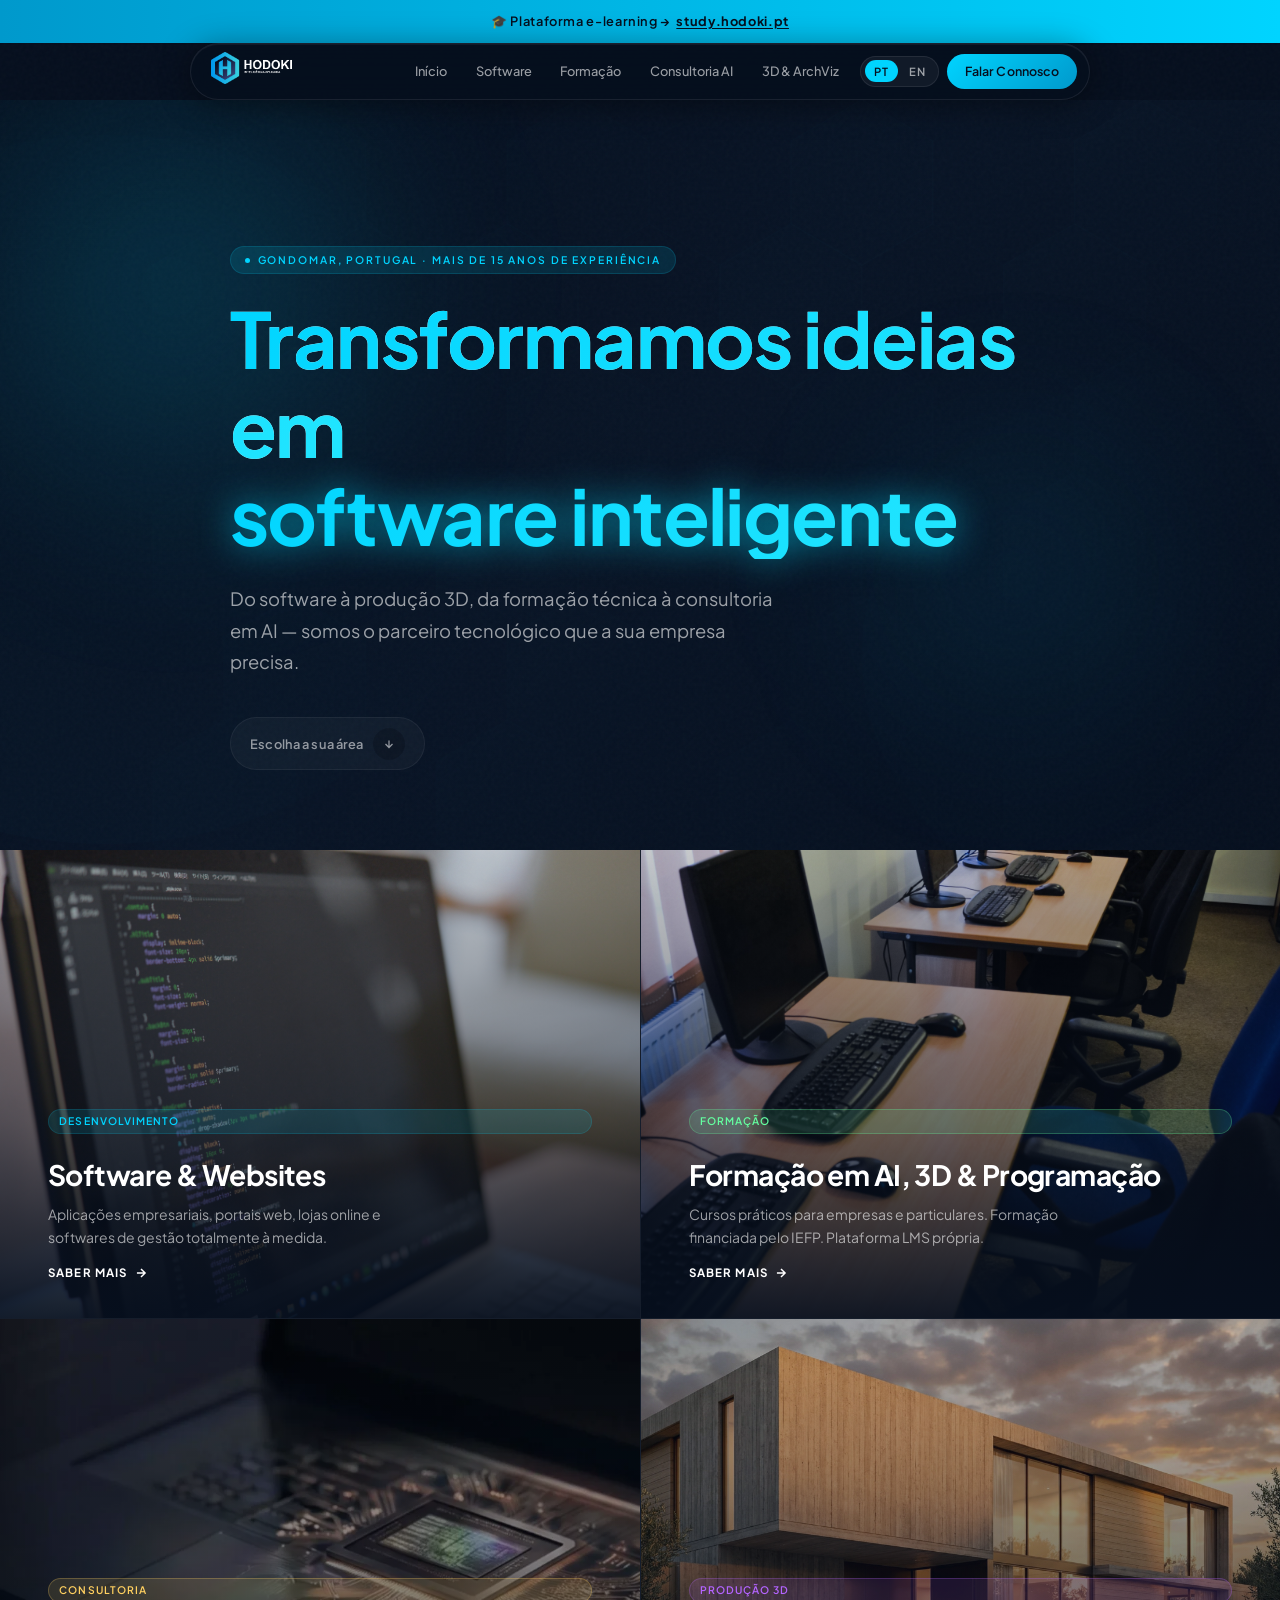
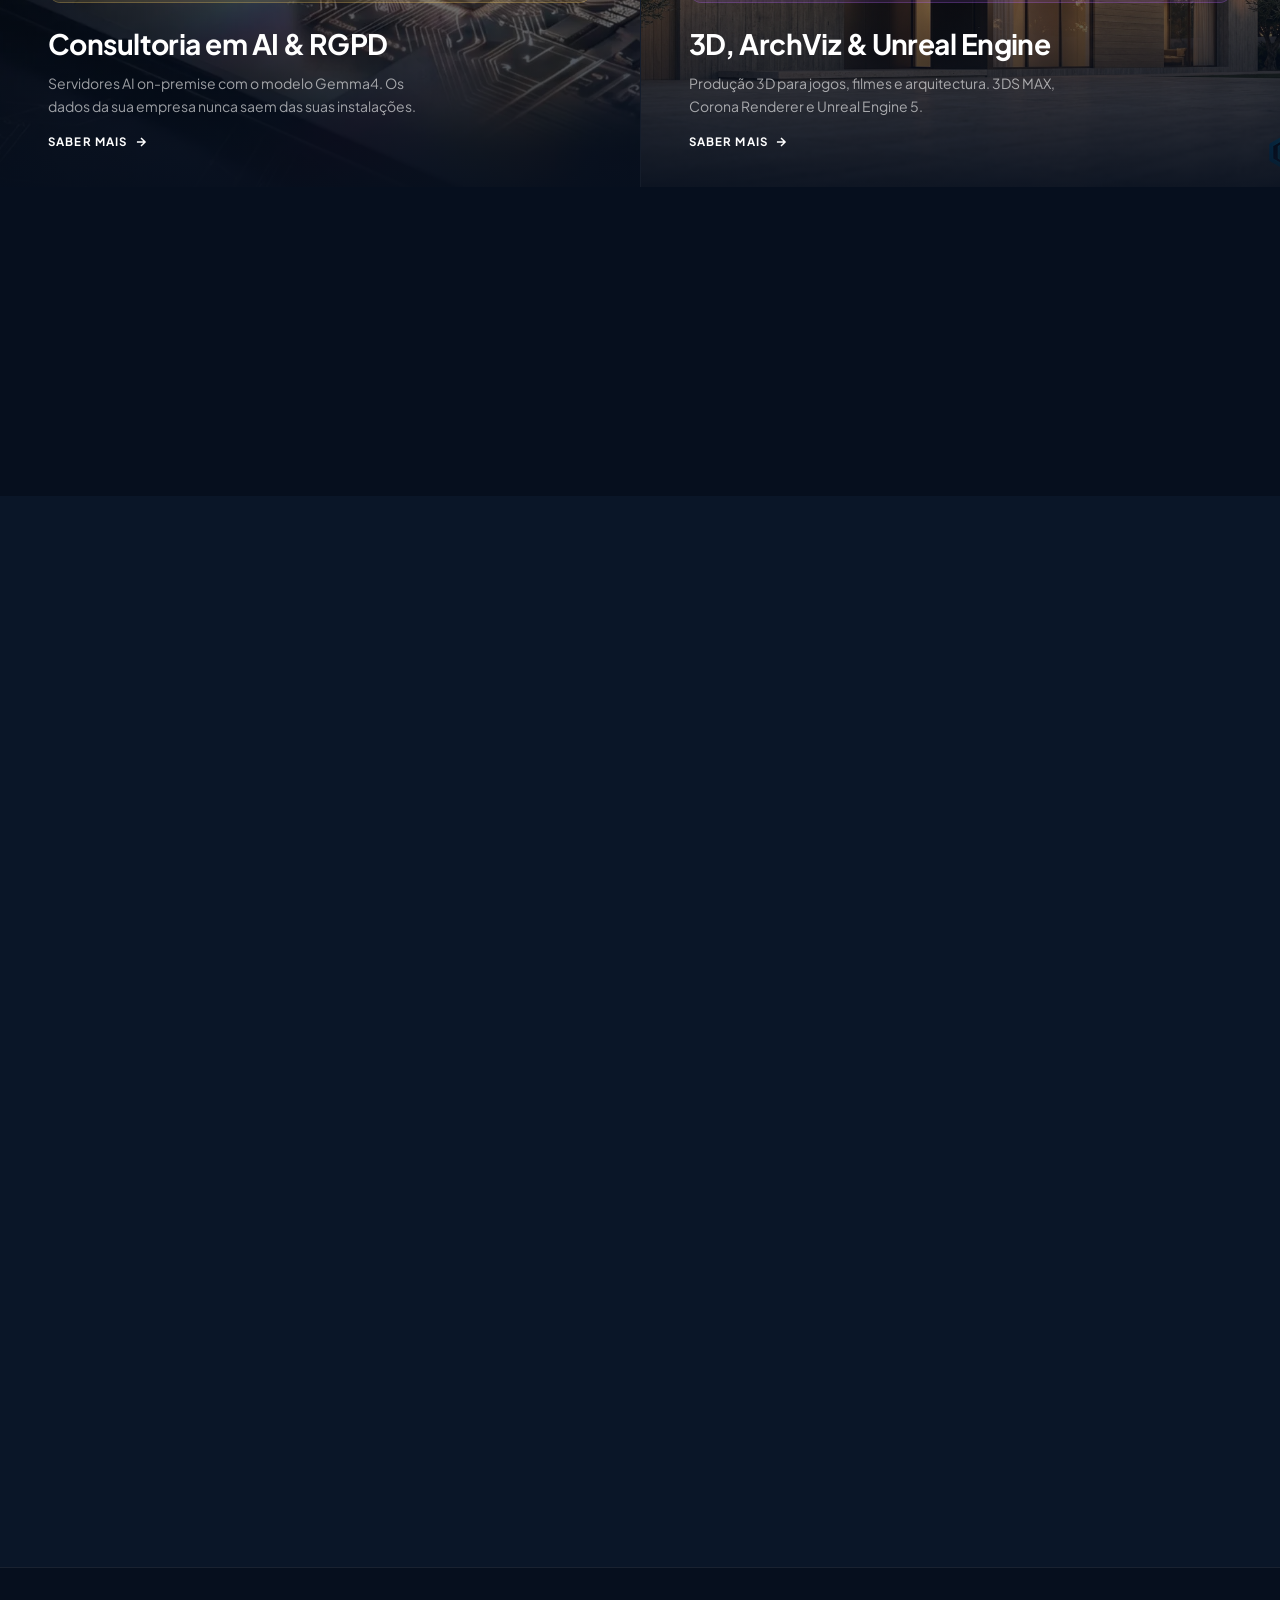
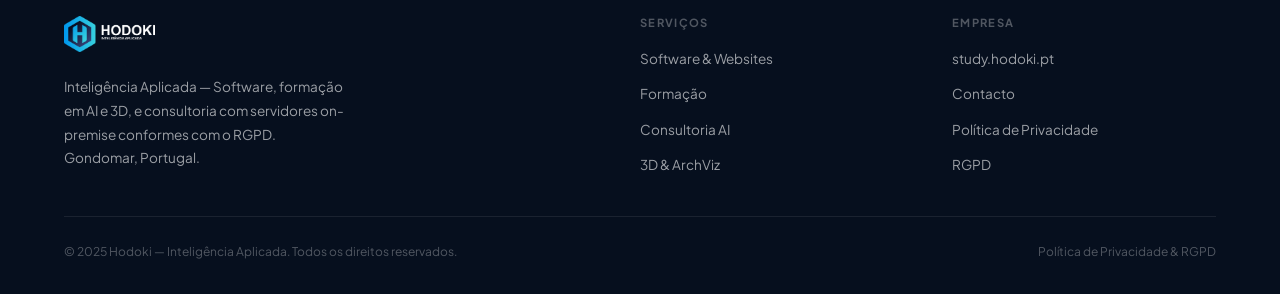
<file: index.html>
<!DOCTYPE html>
<html lang="pt-PT">
<head>
  <meta charset="UTF-8" />
  <meta name="viewport" content="width=device-width, initial-scale=1.0" />
  <title>Hodoki — Inteligência Aplicada | Software, Formação e Consultoria AI em Portugal</title>
  <meta name="description" content="A Hodoki desenvolve software e websites para empresas, oferece formação em AI, programação e 3D, e presta consultoria em inteligência artificial com servidores on-premise seguros e conformes com o RGPD. Gondomar, Portugal." />
  <meta name="keywords" content="desenvolvimento software empresarial Portugal, websites para empresas, formação inteligência artificial, consultoria AI, servidores on-premise RGPD, Hodoki, Gondomar" />
  <meta name="robots" content="index, follow" />
  <link rel="canonical" href="https://hodoki.pt/" />
  <link rel="alternate" hreflang="pt-PT"    href="https://hodoki.pt/" />
  <link rel="alternate" hreflang="en"        href="https://hodoki.pt/?lang=en" />
  <link rel="alternate" hreflang="x-default" href="https://hodoki.pt/" />
  <meta property="og:type"        content="website" />
  <meta property="og:url"         content="https://hodoki.pt/" />
  <meta property="og:title"       content="Hodoki — Inteligência Aplicada" />
  <meta property="og:description" content="Software, formação em AI e 3D, e consultoria com servidores on-premise RGPD." />
  <meta property="og:image"       content="https://hodoki.pt/imgs/HodokiBack.jpg" />
  <meta name="twitter:card"       content="summary_large_image" />
  <meta name="twitter:title"      content="Hodoki — Inteligência Aplicada" />
  <meta name="twitter:description" content="Software, formação em AI e 3D, e consultoria com servidores on-premise RGPD." />
  <meta name="twitter:image"      content="https://hodoki.pt/imgs/HodokiBack.jpg" />
  <script type="application/ld+json">
  {"@context":"https://schema.org","@type":"Organization","name":"Hodoki","alternateName":"Hodoki — Inteligência Aplicada","url":"https://hodoki.pt","logo":"https://hodoki.pt/imgs/logos/Hodoki Logo_white.png","description":"Desenvolvimento de software e websites para empresas, formação em AI, programação e 3D, e consultoria com servidores on-premise RGPD.","address":{"@type":"PostalAddress","streetAddress":"Avenida da Conduta, nº 314","addressLocality":"Gondomar","addressCountry":"PT"},"contactPoint":{"@type":"ContactPoint","telephone":"+351-934-935-671","contactType":"customer service","availableLanguage":["Portuguese","English"]},"email":"hello@hodoki.pt"}
  </script>
  <link rel="icon" type="image/png" href="imgs/logos/HodokiCompact_favicon.png" />
  <link rel="apple-touch-icon"    href="imgs/logos/HodokiCompact_favicon.png" />
  <link rel="stylesheet" href="css/style.css" />
</head>
<body>

  <div id="top-bar-ph"></div>
  <div id="nav-ph"></div>

  <!-- ═══════ HERO (minimal) ══════════════════════════════════ -->
  <section id="hero" class="hero" aria-label="Hero">
    <div class="hero-bg">
      <img src="imgs/HodokiBack.jpg" alt="" aria-hidden="true" />
    </div>
    <div class="hero-orb hero-orb-1" aria-hidden="true"></div>
    <div class="hero-orb hero-orb-2" aria-hidden="true"></div>
    <div class="container">
      <div class="hero-content">
        <div class="eyebrow reveal">
          <span class="eyebrow-dot" aria-hidden="true"></span>
          <span data-pt="Gondomar, Portugal · Mais de 15 anos de experiência"
                data-en="Gondomar, Portugal · Over 15 years of experience">
            Gondomar, Portugal · Mais de 15 anos de experiência
          </span>
        </div>
        <h1 class="reveal reveal-delay-1">
          <span data-pt="Transformamos ideias em" data-en="We transform ideas into">Transformamos ideias em</span><br>
          <span class="word-ticker-wrap" aria-live="polite" aria-atomic="true">
            <span class="ticker-current"></span>
            <span class="ticker-next" aria-hidden="true"></span>
          </span>
        </h1>
        <p class="hero-sub reveal reveal-delay-2"
           data-pt="Do software à produção 3D, da formação técnica à consultoria em AI — somos o parceiro tecnológico que a sua empresa precisa."
           data-en="From software to 3D production, from technical training to AI consulting — we are the technology partner your company needs.">
          Do software à produção 3D, da formação técnica à consultoria em AI — somos o parceiro tecnológico que a sua empresa precisa.
        </p>
        <div class="reveal reveal-delay-3" style="margin-top:0.5rem;">
          <a href="#areas" class="btn btn-ghost" style="font-size:0.8rem;padding:0.6rem 1.2rem;opacity:0.7;">
            <span data-pt="Escolha a sua área" data-en="Choose your area">Escolha a sua área</span>
            <span class="btn-icon" aria-hidden="true"><svg width="12" height="12" viewBox="0 0 24 24" fill="none" stroke="currentColor" stroke-width="2.5"><path d="M12 5v14M5 12l7 7 7-7"/></svg></span>
          </a>
        </div>
      </div>
    </div>
  </section>

  <!-- ═══════ SECTORS CHOOSER (full-bleed 2×2) ════════════════ -->
  <section id="areas" style="padding:0;" aria-label="Áreas de serviço">
    <div class="sectors-chooser">

      <a href="software.html" class="sector-card sc-software reveal">
        <div class="sector-card-bg">
          <img src="imgs/imagessectors/webdevelopment.jpg" alt="" aria-hidden="true" loading="eager" />
        </div>
        <div class="sector-card-overlay"></div>
        <div class="sector-card-content">
          <span class="service-tag" data-pt="Desenvolvimento" data-en="Development">Desenvolvimento</span>
          <h3 data-pt="Software &amp; Websites" data-en="Software &amp; Websites">Software &amp; Websites</h3>
          <p data-pt="Aplicações empresariais, portais web, lojas online e softwares de gestão totalmente à medida."
             data-en="Business applications, web portals, online stores and fully custom management software.">
            Aplicações empresariais, portais web, lojas online e softwares de gestão totalmente à medida.
          </p>
          <span class="sector-card-arrow">
            <span data-pt="Saber mais" data-en="Learn more">Saber mais</span>
            <svg width="14" height="14" viewBox="0 0 24 24" fill="none" stroke="currentColor" stroke-width="2.5" aria-hidden="true"><path d="M5 12h14M12 5l7 7-7 7"/></svg>
          </span>
        </div>
      </a>

      <a href="formacao.html" class="sector-card sc-formacao reveal reveal-delay-1">
        <div class="sector-card-bg">
          <img src="imgs/imagessectors/training.jpg" alt="" aria-hidden="true" loading="eager" />
        </div>
        <div class="sector-card-overlay"></div>
        <div class="sector-card-content">
          <span class="service-tag" style="background:rgba(100,255,160,0.12);border-color:rgba(100,255,160,0.25);color:#64ffa0;"
                data-pt="Formação" data-en="Training">Formação</span>
          <h3 data-pt="Formação em AI, 3D &amp; Programação" data-en="AI, 3D &amp; Programming Training">Formação em AI, 3D &amp; Programação</h3>
          <p data-pt="Cursos práticos para empresas e particulares. Formação financiada pelo IEFP. Plataforma LMS própria."
             data-en="Practical courses for companies and individuals. IEFP-funded training. Our own LMS platform.">
            Cursos práticos para empresas e particulares. Formação financiada pelo IEFP. Plataforma LMS própria.
          </p>
          <span class="sector-card-arrow">
            <span data-pt="Saber mais" data-en="Learn more">Saber mais</span>
            <svg width="14" height="14" viewBox="0 0 24 24" fill="none" stroke="currentColor" stroke-width="2.5" aria-hidden="true"><path d="M5 12h14M12 5l7 7-7 7"/></svg>
          </span>
        </div>
      </a>

      <a href="consultoria.html" class="sector-card sc-consult reveal reveal-delay-2">
        <div class="sector-card-bg">
          <img src="imgs/imagessectors/consultingAI.webp" alt="" aria-hidden="true" loading="lazy" />
        </div>
        <div class="sector-card-overlay"></div>
        <div class="sector-card-content">
          <span class="service-tag" style="background:rgba(255,208,96,0.12);border-color:rgba(255,208,96,0.25);color:#ffd060;"
                data-pt="Consultoria" data-en="Consulting">Consultoria</span>
          <h3 data-pt="Consultoria em AI &amp; RGPD" data-en="AI &amp; GDPR Consulting">Consultoria em AI &amp; RGPD</h3>
          <p data-pt="Servidores AI on-premise com o modelo Gemma4. Os dados da sua empresa nunca saem das suas instalações."
             data-en="On-premise AI servers with the Gemma4 model. Your company's data never leaves your premises.">
            Servidores AI on-premise com o modelo Gemma4. Os dados da sua empresa nunca saem das suas instalações.
          </p>
          <span class="sector-card-arrow">
            <span data-pt="Saber mais" data-en="Learn more">Saber mais</span>
            <svg width="14" height="14" viewBox="0 0 24 24" fill="none" stroke="currentColor" stroke-width="2.5" aria-hidden="true"><path d="M5 12h14M12 5l7 7-7 7"/></svg>
          </span>
        </div>
      </a>

      <a href="tres-d.html" class="sector-card sc-3d reveal reveal-delay-3">
        <div class="sector-card-bg">
          <img src="imgs/imagessectors/Archviz.png" alt="" aria-hidden="true" loading="lazy" />
        </div>
        <div class="sector-card-overlay"></div>
        <div class="sector-card-content">
          <span class="service-tag" style="background:rgba(180,100,255,0.12);border-color:rgba(180,100,255,0.25);color:#b464ff;"
                data-pt="Produção 3D" data-en="3D Production">Produção 3D</span>
          <h3 data-pt="3D, ArchViz &amp; Unreal Engine" data-en="3D, ArchViz &amp; Unreal Engine">3D, ArchViz &amp; Unreal Engine</h3>
          <p data-pt="Produção 3D para jogos, filmes e arquitectura. 3DS MAX, Corona Renderer e Unreal Engine 5."
             data-en="3D production for games, films and architecture. 3DS MAX, Corona Renderer and Unreal Engine 5.">
            Produção 3D para jogos, filmes e arquitectura. 3DS MAX, Corona Renderer e Unreal Engine 5.
          </p>
          <span class="sector-card-arrow">
            <span data-pt="Saber mais" data-en="Learn more">Saber mais</span>
            <svg width="14" height="14" viewBox="0 0 24 24" fill="none" stroke="currentColor" stroke-width="2.5" aria-hidden="true"><path d="M5 12h14M12 5l7 7-7 7"/></svg>
          </span>
        </div>
      </a>

    </div>
  </section>

  <!-- ═══════ CLIENTS ══════════════════════════════════════════ -->
  <section id="clientes" style="background:var(--navy);padding:4rem 0;" aria-labelledby="clientes-title">
    <div class="container">
      <div class="section-header center" style="margin-bottom:2.5rem;">
        <h2 id="clientes-title" class="reveal"
            data-pt="Referências de confiança" data-en="Trusted references">Referências de confiança</h2>
      </div>
    </div>
    <div class="clients-scroll-wrapper reveal">
      <div class="clients-track" aria-label="Clientes e parceiros Hodoki">
        <span class="client-item"><img src="imgs/logosCompanies/TLC.png" alt="TLC" class="client-logo" loading="lazy">TLC</span>
        <span class="client-item"><img src="imgs/logosCompanies/2019_Discovery_logo.svg" alt="Discovery Channel" class="client-logo" loading="lazy">Discovery Channel</span>
        <span class="client-item"><img src="imgs/logosCompanies/animalplanet.png" alt="Animal Planet" class="client-logo" loading="lazy">Animal Planet</span>
        <span class="client-item"><img src="imgs/logosCompanies/mcoutinho.png" alt="MCoutinho" class="client-logo" loading="lazy">MCoutinho</span>
        <span class="client-item"><img src="imgs/logosCompanies/worten_SONAE.png" alt="Sonae" class="client-logo" loading="lazy">Sonae</span>
        <span class="client-item"><img src="imgs/logosCompanies/redrex.svg" alt="Redrex" class="client-logo client-logo-transparent" loading="lazy">Redrex</span>
        <span class="client-item"><img src="imgs/logosCompanies/gitopia.svg" alt="Gitopia" class="client-logo client-logo-transparent" loading="lazy">Gitopia</span>
        <span class="client-item"><img src="imgs/logosCompanies/salvador%20caetano.png" alt="Salvador Caetano" class="client-logo" loading="lazy">Salvador Caetano</span>
        <span class="client-item"><img src="imgs/logosCompanies/iefp.webp" alt="IEFP" class="client-logo" loading="lazy">IEFP</span>
        <span class="client-item"><img src="imgs/logosCompanies/antena3.webp" alt="Antena 3" class="client-logo" loading="lazy">Antena 3</span>
        <span class="client-item"><img src="imgs/logosCompanies/rtp.png" alt="RTP" class="client-logo" loading="lazy">RTP</span>
        <span class="client-item"><img src="imgs/logosCompanies/Betclic.png" alt="Betclic" class="client-logo" loading="lazy">Betclic</span>
        <span class="client-item"><img src="imgs/logosCompanies/agsmachining.jpg" alt="AGS Machining" class="client-logo" loading="lazy">AGS Machining</span>
        <span class="client-item"><img src="imgs/logosCompanies/cartazesdechocolates.svg" alt="Cartazes de Chocolates" class="client-logo" loading="lazy">Cartazes de Chocolates</span>
        <!-- duplicate for seamless loop -->
        <span class="client-item" aria-hidden="true"><img src="imgs/logosCompanies/TLC.png" alt="" class="client-logo" loading="lazy">TLC</span>
        <span class="client-item" aria-hidden="true"><img src="imgs/logosCompanies/2019_Discovery_logo.svg" alt="" class="client-logo" loading="lazy">Discovery Channel</span>
        <span class="client-item" aria-hidden="true"><img src="imgs/logosCompanies/animalplanet.png" alt="" class="client-logo" loading="lazy">Animal Planet</span>
        <span class="client-item" aria-hidden="true"><img src="imgs/logosCompanies/mcoutinho.png" alt="" class="client-logo" loading="lazy">MCoutinho</span>
        <span class="client-item" aria-hidden="true"><img src="imgs/logosCompanies/worten_SONAE.png" alt="" class="client-logo" loading="lazy">Sonae</span>
        <span class="client-item" aria-hidden="true"><img src="imgs/logosCompanies/redrex.svg" alt="" class="client-logo client-logo-transparent" loading="lazy">Redrex</span>
        <span class="client-item" aria-hidden="true"><img src="imgs/logosCompanies/gitopia.svg" alt="" class="client-logo client-logo-transparent" loading="lazy">Gitopia</span>
        <span class="client-item" aria-hidden="true"><img src="imgs/logosCompanies/salvador%20caetano.png" alt="" class="client-logo" loading="lazy">Salvador Caetano</span>
        <span class="client-item" aria-hidden="true"><img src="imgs/logosCompanies/iefp.webp" alt="" class="client-logo" loading="lazy">IEFP</span>
        <span class="client-item" aria-hidden="true"><img src="imgs/logosCompanies/antena3.webp" alt="" class="client-logo" loading="lazy">Antena 3</span>
        <span class="client-item" aria-hidden="true"><img src="imgs/logosCompanies/rtp.png" alt="" class="client-logo" loading="lazy">RTP</span>
        <span class="client-item" aria-hidden="true"><img src="imgs/logosCompanies/Betclic.png" alt="" class="client-logo" loading="lazy">Betclic</span>
        <span class="client-item" aria-hidden="true"><img src="imgs/logosCompanies/agsmachining.jpg" alt="" class="client-logo" loading="lazy">AGS Machining</span>
        <span class="client-item" aria-hidden="true"><img src="imgs/logosCompanies/cartazesdechocolates.svg" alt="" class="client-logo" loading="lazy">Cartazes de Chocolates</span>
      </div>
    </div>
  </section>

  <!-- ═══════ CONTACT ══════════════════════════════════════════ -->
  <section id="contacto" style="background:var(--navy-mid);" aria-labelledby="contacto-title">
    <div class="container">
      <div class="section-header">
        <div class="eyebrow reveal">
          <span class="eyebrow-dot" aria-hidden="true"></span>
          <span data-pt="Contacto" data-en="Contact">Contacto</span>
        </div>
        <h2 id="contacto-title" class="section-title reveal reveal-delay-1"
            data-pt="Vamos trabalhar juntos" data-en="Let's work together">Vamos trabalhar juntos</h2>
        <p class="section-lead reveal reveal-delay-2"
           data-pt="Conte-nos o seu projecto e entraremos em contacto em menos de 24 horas."
           data-en="Tell us about your project and we'll get back to you within 24 hours.">
          Conte-nos o seu projecto e entraremos em contacto em menos de 24 horas.
        </p>
      </div>
      <div class="contact-layout">
        <div class="contact-info reveal">
          <div class="contact-detail">
            <div class="contact-icon" aria-hidden="true">
              <svg width="18" height="18" viewBox="0 0 24 24" fill="none" stroke="var(--cyan)" stroke-width="1.5"><path d="M4 4h16c1.1 0 2 .9 2 2v12c0 1.1-.9 2-2 2H4c-1.1 0-2-.9-2-2V6c0-1.1.9-2 2-2z"/><polyline points="22,6 12,13 2,6"/></svg>
            </div>
            <div class="contact-text">
              <strong data-pt="Email" data-en="Email">Email</strong>
              <a href="mailto:hello@hodoki.pt">hello@hodoki.pt</a>
            </div>
          </div>
          <div class="contact-detail">
            <div class="contact-icon" aria-hidden="true">
              <svg width="18" height="18" viewBox="0 0 24 24" fill="none" stroke="var(--cyan)" stroke-width="1.5"><path d="M22 16.92v3a2 2 0 0 1-2.18 2 19.79 19.79 0 0 1-8.63-3.07A19.5 19.5 0 0 1 4.69 12 19.79 19.79 0 0 1 1.61 3.18 2 2 0 0 1 3.6 1h3a2 2 0 0 1 2 1.72c.127.96.361 1.903.7 2.81a2 2 0 0 1-.45 2.11L7.91 8.58a16 16 0 0 0 6 6l.95-.95a2 2 0 0 1 2.11-.45c.907.339 1.85.573 2.81.7A2 2 0 0 1 21.72 16z"/></svg>
            </div>
            <div class="contact-text">
              <strong data-pt="Telemóvel" data-en="Mobile">Telemóvel</strong>
              <a href="tel:+351934935671">🇵🇹 +351 934 935 671</a>
              <div class="contact-note" data-pt="Chamada para rede móvel nacional (custo de chamada local)" data-en="Call to national mobile network (local call rate)">Chamada para rede móvel nacional (custo de chamada local)</div>
            </div>
          </div>
          <div class="contact-detail">
            <div class="contact-icon" aria-hidden="true">
              <svg width="18" height="18" viewBox="0 0 24 24" fill="none" stroke="var(--cyan)" stroke-width="1.5"><path d="M21 10c0 7-9 13-9 13s-9-6-9-13a9 9 0 0 1 18 0z"/><circle cx="12" cy="10" r="3"/></svg>
            </div>
            <div class="contact-text">
              <strong data-pt="Morada" data-en="Address">Morada</strong>
              <span>Avenida da Conduta, nº 314<br />Gondomar, Portugal</span>
            </div>
          </div>
          <div class="contact-detail">
            <div class="contact-icon" aria-hidden="true">
              <svg width="18" height="18" viewBox="0 0 24 24" fill="none" stroke="var(--cyan)" stroke-width="1.5"><rect x="3" y="3" width="18" height="18" rx="2"/><path d="M3 9h18M9 21V9"/></svg>
            </div>
            <div class="contact-text">
              <strong data-pt="Plataforma LMS" data-en="LMS Platform">Plataforma LMS</strong>
              <a href="https://study.hodoki.pt" target="_blank" rel="noopener noreferrer">study.hodoki.pt</a>
            </div>
          </div>
        </div>
        <div class="contact-form-wrapper card-shell reveal reveal-delay-2">
          <div class="card-inner">
            <form action="https://formspree.io/f/xkgdgpva" method="POST" class="contact-form" novalidate>
              <div class="form-group">
                <label for="name" data-pt="Nome *" data-en="Name *">Nome *</label>
                <input type="text" id="name" name="name" required
                       data-pt-placeholder="O seu nome" data-en-placeholder="Your name" placeholder="O seu nome" />
              </div>
              <div class="form-group">
                <label for="email" data-pt="Email *" data-en="Email *">Email *</label>
                <input type="email" id="email" name="email" required
                       data-pt-placeholder="seuemail@exemplo.com" data-en-placeholder="youremail@example.com" placeholder="seuemail@exemplo.com" />
              </div>
              <div class="form-group">
                <label for="phone" data-pt="Telefone" data-en="Phone">Telefone</label>
                <input type="tel" id="phone" name="phone" placeholder="+351 ..." />
              </div>
              <div class="form-group">
                <label for="message" data-pt="Mensagem *" data-en="Message *">Mensagem *</label>
                <textarea id="message" name="message" required rows="4"
                          data-pt-placeholder="Conte-nos sobre o seu projecto ou questão..."
                          data-en-placeholder="Tell us about your project or question..."
                          placeholder="Conte-nos sobre o seu projecto ou questão..."></textarea>
              </div>
              <button type="submit" class="btn btn-primary btn-submit" style="width:100%;justify-content:center;">
                <svg width="18" height="18" viewBox="0 0 24 24" fill="none" stroke="currentColor" stroke-width="2" aria-hidden="true"><line x1="22" y1="2" x2="11" y2="13"/><polygon points="22 2 15 22 11 13 2 9 22 2"/></svg>
                <span data-pt="Enviar mensagem" data-en="Send message">Enviar mensagem</span>
              </button>
              <p class="form-privacy">
                <span data-pt="Ao enviar concorda com a nossa" data-en="By submitting you agree to our">Ao enviar concorda com a nossa</span>
                <a href="privacy-policy.html" data-pt="Política de Privacidade" data-en="Privacy Policy">Política de Privacidade</a>
              </p>
            </form>
          </div>
        </div>
      </div>
    </div>
  </section>

  <div id="footer-ph"></div>

  <script src="js/shared.js"></script>
  <script src="js/main.js"></script>
</body>
</html>
</file>
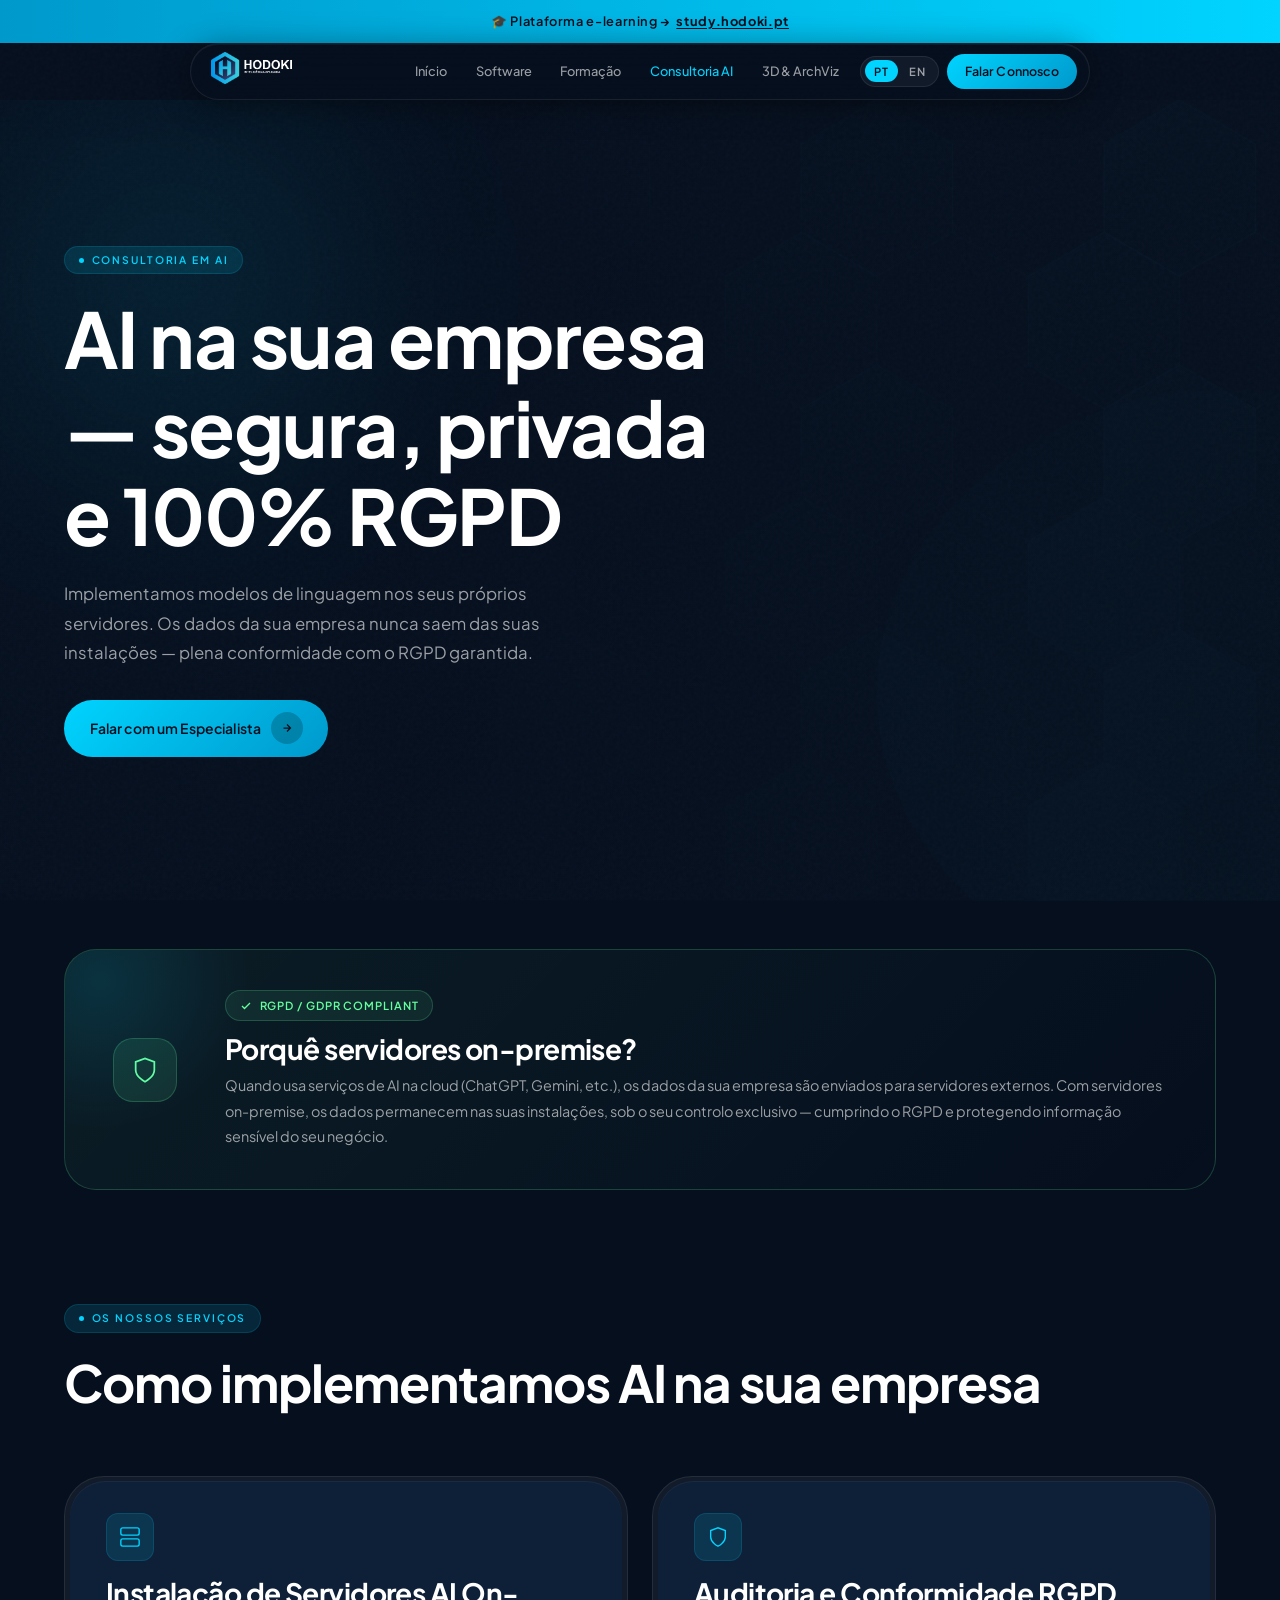
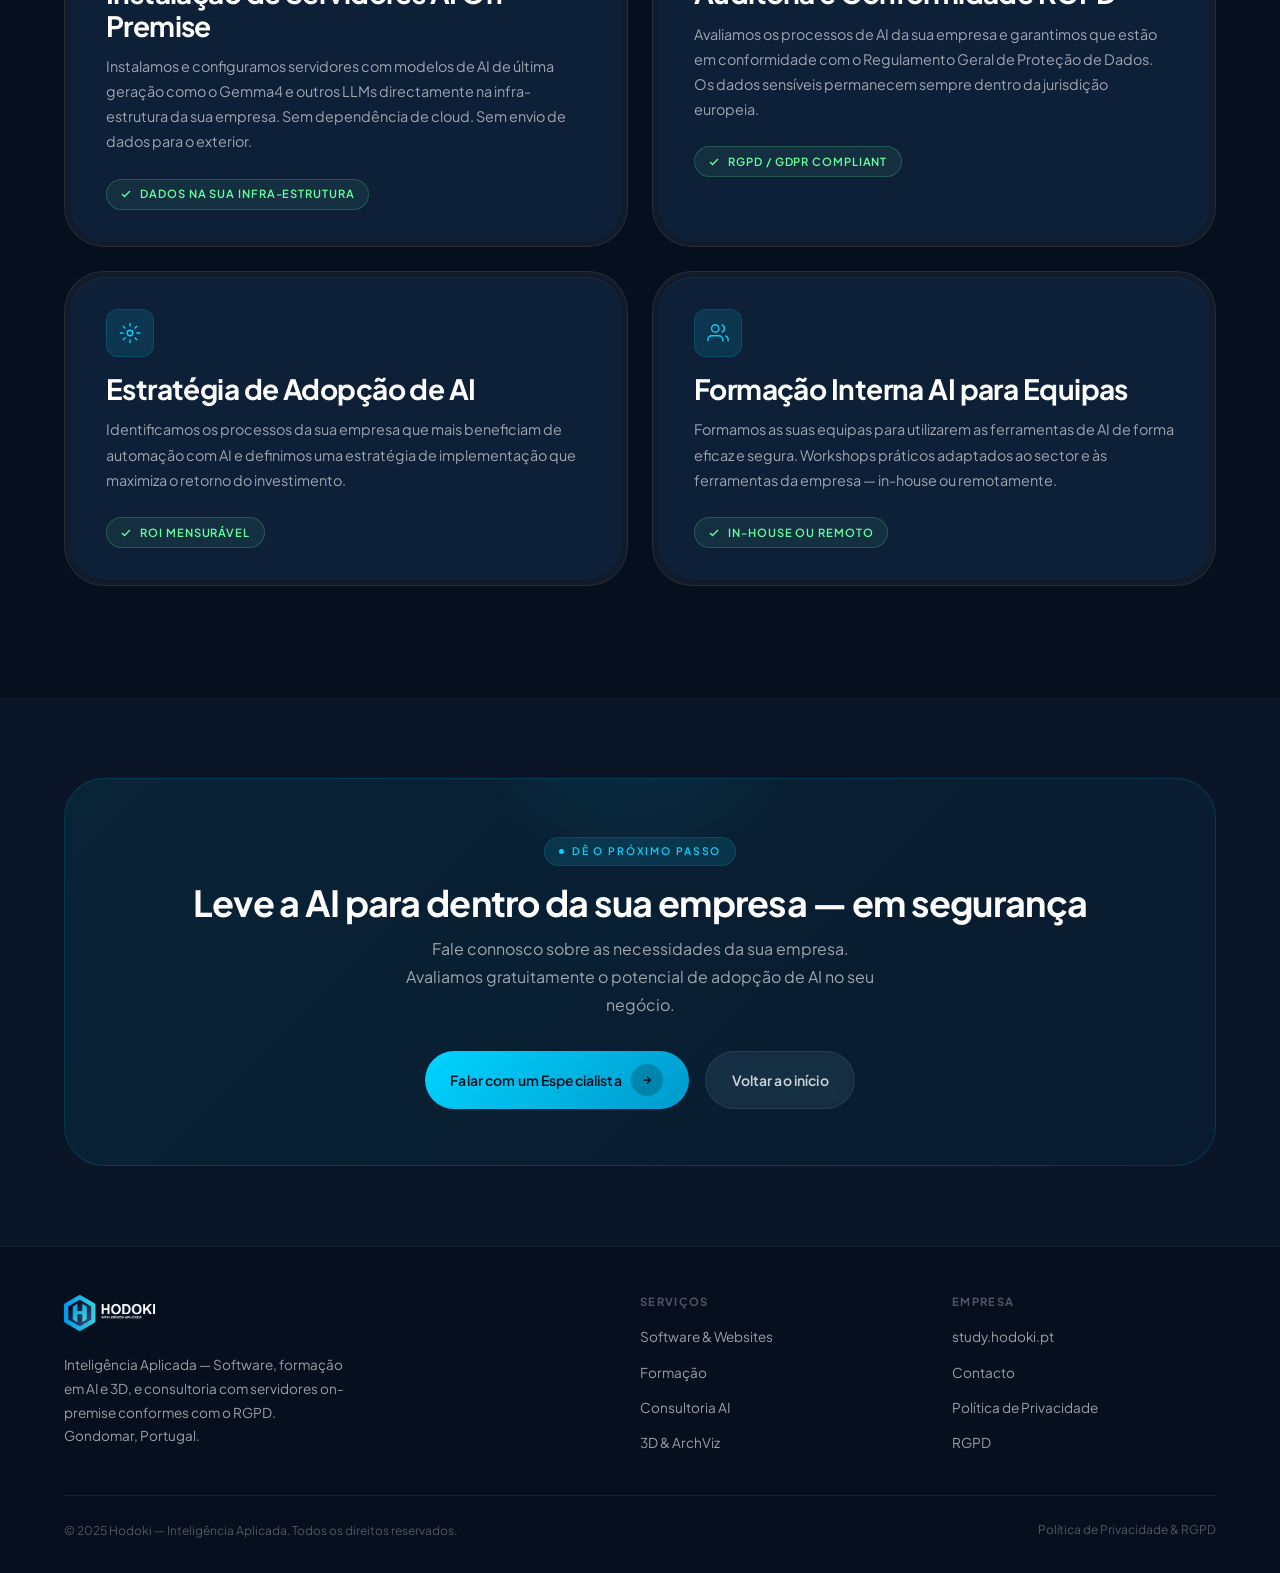
<file: consultoria.html>
<!DOCTYPE html>
<html lang="pt-PT">
<head>
  <meta charset="UTF-8" />
  <meta name="viewport" content="width=device-width, initial-scale=1.0" />
  <title>Consultoria em AI &amp; RGPD — Hodoki | Servidores On-Premise Gemma4 Portugal</title>
  <meta name="description" content="Consultoria em inteligência artificial para empresas. Instalação de servidores AI on-premise com modelos como Gemma4. Conformidade total com o RGPD — os seus dados nunca saem das suas instalações. Gondomar, Portugal." />
  <meta name="keywords" content="consultoria AI empresas, servidores on-premise AI, Gemma4 Portugal, RGPD inteligência artificial, LLM privado, instalação servidor AI, Hodoki" />
  <meta name="robots" content="index, follow" />
  <link rel="canonical" href="https://hodoki.pt/consultoria.html" />
  <meta property="og:title"       content="Consultoria em AI &amp; RGPD — Hodoki" />
  <meta property="og:description" content="Servidores AI on-premise com conformidade RGPD. Os seus dados nunca saem das suas instalações." />
  <meta property="og:url"         content="https://hodoki.pt/consultoria.html" />
  <meta property="og:image"       content="https://hodoki.pt/imgs/HodokiBack.jpg" />
  <link rel="icon" type="image/png" href="imgs/logos/HodokiCompact_favicon.png" />
  <link rel="stylesheet" href="css/style.css" />
</head>
<body>

  <div id="top-bar-ph"></div>
  <div id="nav-ph"></div>

  <!-- Page Hero -->
  <div class="page-hero" aria-label="Consultoria AI">
    <div class="page-hero-bg">
      <img src="imgs/HodokiBack.jpg" alt="" aria-hidden="true" />
    </div>
    <div class="hero-orb hero-orb-1" aria-hidden="true"></div>
    <div class="container">
      <div class="page-hero-content">
        <div class="eyebrow reveal">
          <span class="eyebrow-dot" aria-hidden="true"></span>
          <span data-pt="Consultoria em AI" data-en="AI Consulting">Consultoria em AI</span>
        </div>
        <h1 class="reveal reveal-delay-1"
            data-pt="AI na sua empresa — segura, privada e 100% RGPD"
            data-en="AI in your company — secure, private and 100% GDPR">
          AI na sua empresa — segura, privada e 100% RGPD
        </h1>
        <p class="reveal reveal-delay-2"
           data-pt="Implementamos modelos de linguagem nos seus próprios servidores. Os dados da sua empresa nunca saem das suas instalações — plena conformidade com o RGPD garantida."
           data-en="We deploy language models on your own servers. Your company's data never leaves your premises — full GDPR compliance guaranteed.">
          Implementamos modelos de linguagem nos seus próprios servidores. Os dados da sua empresa nunca saem das suas instalações — plena conformidade com o RGPD garantida.
        </p>
        <div class="hero-actions reveal reveal-delay-3">
          <a href="index.html#contacto" class="btn btn-primary">
            <span data-pt="Falar com um Especialista" data-en="Talk to a Specialist">Falar com um Especialista</span>
            <span class="btn-icon" aria-hidden="true"><svg width="12" height="12" viewBox="0 0 24 24" fill="none" stroke="currentColor" stroke-width="2.5"><path d="M5 12h14M12 5l7 7-7 7"/></svg></span>
          </a>
        </div>
      </div>
    </div>
  </div>

  <!-- RGPD Highlight -->
  <section style="background:var(--navy);padding:3rem 0 0;" aria-label="RGPD">
    <div class="container">
      <div class="funded-banner reveal" style="background:linear-gradient(135deg,rgba(100,255,160,0.06) 0%,transparent 100%);border-color:rgba(100,255,160,0.2);">
        <div class="funded-icon" style="background:rgba(100,255,160,0.1);border-color:rgba(100,255,160,0.2);" aria-hidden="true">
          <svg width="28" height="28" viewBox="0 0 24 24" fill="none" stroke="#64ffa0" stroke-width="1.5"><path d="M12 22s8-4 8-10V5l-8-3-8 3v7c0 6 8 10 8 10z"/></svg>
        </div>
        <div class="funded-content">
          <span class="rgpd-badge" style="margin-bottom:0.75rem;display:inline-flex;">
            <svg width="12" height="12" viewBox="0 0 24 24" fill="none" stroke="currentColor" stroke-width="2.5"><polyline points="20 6 9 17 4 12"/></svg>
            RGPD / GDPR Compliant
          </span>
          <h3 data-pt="Porquê servidores on-premise?" data-en="Why on-premise servers?">Porquê servidores on-premise?</h3>
          <p data-pt="Quando usa serviços de AI na cloud (ChatGPT, Gemini, etc.), os dados da sua empresa são enviados para servidores externos. Com servidores on-premise, os dados permanecem nas suas instalações, sob o seu controlo exclusivo — cumprindo o RGPD e protegendo informação sensível do seu negócio."
             data-en="When using cloud AI services (ChatGPT, Gemini, etc.), your company's data is sent to external servers. With on-premise servers, data stays on your premises, under your exclusive control — complying with GDPR and protecting sensitive business information.">
            Quando usa serviços de AI na cloud, os dados da sua empresa são enviados para servidores externos. Com servidores on-premise, os dados permanecem nas suas instalações, sob o seu controlo exclusivo — cumprindo o RGPD.
          </p>
        </div>
      </div>
    </div>
  </section>

  <!-- Services Grid -->
  <section style="background:var(--navy);" aria-labelledby="consult-title">
    <div class="container">
      <div class="section-header">
        <div class="eyebrow reveal">
          <span class="eyebrow-dot" aria-hidden="true"></span>
          <span data-pt="Os nossos serviços" data-en="Our services">Os nossos serviços</span>
        </div>
        <h2 id="consult-title" class="section-title reveal reveal-delay-1"
            data-pt="Como implementamos AI na sua empresa" data-en="How we implement AI in your company">
          Como implementamos AI na sua empresa
        </h2>
      </div>
      <div class="consult-grid">

        <article class="consult-card card-shell reveal">
          <div class="card-inner">
            <div class="service-icon" aria-hidden="true" style="margin-bottom:1rem;">
              <svg width="22" height="22" viewBox="0 0 24 24" fill="none" stroke="var(--cyan)" stroke-width="1.5"><rect x="2" y="2" width="20" height="8" rx="2"/><rect x="2" y="14" width="20" height="8" rx="2"/><line x1="6" y1="6" x2="6.01" y2="6"/><line x1="6" y1="18" x2="6.01" y2="18"/></svg>
            </div>
            <h3 data-pt="Instalação de Servidores AI On-Premise" data-en="On-Premise AI Server Installation">Instalação de Servidores AI On-Premise</h3>
            <p data-pt="Instalamos e configuramos servidores com modelos de AI de última geração como o Gemma4 e outros LLMs directamente na infra-estrutura da sua empresa. Sem dependência de cloud. Sem envio de dados para o exterior."
               data-en="We install and configure servers with state-of-the-art AI models like Gemma4 and other LLMs directly within your company's infrastructure. No cloud dependency. No data sent externally.">
              Instalamos e configuramos servidores com modelos como o Gemma4 e outros LLMs directamente na infra-estrutura da sua empresa. Sem dependência de cloud.
            </p>
            <div class="rgpd-badge">
              <svg width="12" height="12" viewBox="0 0 24 24" fill="none" stroke="currentColor" stroke-width="2.5"><polyline points="20 6 9 17 4 12"/></svg>
              <span data-pt="Dados na sua infra-estrutura" data-en="Data stays in your infrastructure">Dados na sua infra-estrutura</span>
            </div>
          </div>
        </article>

        <article class="consult-card card-shell reveal reveal-delay-1">
          <div class="card-inner">
            <div class="service-icon" aria-hidden="true" style="margin-bottom:1rem;">
              <svg width="22" height="22" viewBox="0 0 24 24" fill="none" stroke="var(--cyan)" stroke-width="1.5"><path d="M12 22s8-4 8-10V5l-8-3-8 3v7c0 6 8 10 8 10z"/></svg>
            </div>
            <h3 data-pt="Auditoria e Conformidade RGPD" data-en="GDPR Audit &amp; Compliance">Auditoria e Conformidade RGPD</h3>
            <p data-pt="Avaliamos os processos de AI da sua empresa e garantimos que estão em conformidade com o Regulamento Geral de Proteção de Dados. Os dados sensíveis permanecem sempre dentro da jurisdição europeia."
               data-en="We assess your company's AI processes and ensure they comply with the General Data Protection Regulation. Sensitive data always remains within European jurisdiction.">
              Avaliamos os processos de AI da sua empresa e garantimos a conformidade com o RGPD. Os dados sensíveis permanecem dentro da jurisdição europeia.
            </p>
            <div class="rgpd-badge">
              <svg width="12" height="12" viewBox="0 0 24 24" fill="none" stroke="currentColor" stroke-width="2.5"><polyline points="20 6 9 17 4 12"/></svg>
              RGPD / GDPR Compliant
            </div>
          </div>
        </article>

        <article class="consult-card card-shell reveal reveal-delay-2">
          <div class="card-inner">
            <div class="service-icon" aria-hidden="true" style="margin-bottom:1rem;">
              <svg width="22" height="22" viewBox="0 0 24 24" fill="none" stroke="var(--cyan)" stroke-width="1.5"><circle cx="12" cy="12" r="3"/><path d="M12 1v4M12 19v4M4.22 4.22l2.83 2.83M16.95 16.95l2.83 2.83M1 12h4M19 12h4M4.22 19.78l2.83-2.83M16.95 7.05l2.83-2.83"/></svg>
            </div>
            <h3 data-pt="Estratégia de Adopção de AI" data-en="AI Adoption Strategy">Estratégia de Adopção de AI</h3>
            <p data-pt="Identificamos os processos da sua empresa que mais beneficiam de automação com AI e definimos uma estratégia de implementação que maximiza o retorno do investimento."
               data-en="We identify the processes in your company that benefit most from AI automation and define an implementation strategy that maximises return on investment.">
              Identificamos os processos da sua empresa que mais beneficiam de automação com AI e definimos uma estratégia que maximiza o ROI.
            </p>
            <div class="rgpd-badge">
              <svg width="12" height="12" viewBox="0 0 24 24" fill="none" stroke="currentColor" stroke-width="2.5"><polyline points="20 6 9 17 4 12"/></svg>
              <span data-pt="ROI mensurável" data-en="Measurable ROI">ROI mensurável</span>
            </div>
          </div>
        </article>

        <article class="consult-card card-shell reveal reveal-delay-3">
          <div class="card-inner">
            <div class="service-icon" aria-hidden="true" style="margin-bottom:1rem;">
              <svg width="22" height="22" viewBox="0 0 24 24" fill="none" stroke="var(--cyan)" stroke-width="1.5"><path d="M17 21v-2a4 4 0 0 0-4-4H5a4 4 0 0 0-4 4v2"/><circle cx="9" cy="7" r="4"/><path d="M23 21v-2a4 4 0 0 0-3-3.87"/><path d="M16 3.13a4 4 0 0 1 0 7.75"/></svg>
            </div>
            <h3 data-pt="Formação Interna AI para Equipas" data-en="Internal AI Team Training">Formação Interna AI para Equipas</h3>
            <p data-pt="Formamos as suas equipas para utilizarem as ferramentas de AI de forma eficaz e segura. Workshops práticos adaptados ao sector e às ferramentas da empresa — in-house ou remotamente."
               data-en="We train your teams to use AI tools effectively and safely. Practical workshops tailored to your sector and company tools — in-house or remotely.">
              Formamos as suas equipas para utilizarem as ferramentas de AI de forma eficaz e segura. Workshops in-house ou remotamente.
            </p>
            <div class="rgpd-badge">
              <svg width="12" height="12" viewBox="0 0 24 24" fill="none" stroke="currentColor" stroke-width="2.5"><polyline points="20 6 9 17 4 12"/></svg>
              <span data-pt="In-house ou remoto" data-en="In-house or remote">In-house ou remoto</span>
            </div>
          </div>
        </article>

      </div>
    </div>
  </section>

  <!-- CTA -->
  <section style="background:var(--navy-mid);padding:5rem 0;">
    <div class="container">
      <div class="cta-banner reveal">
        <div class="eyebrow" style="margin:0 auto 1rem;">
          <span class="eyebrow-dot" aria-hidden="true"></span>
          <span data-pt="Dê o próximo passo" data-en="Take the next step">Dê o próximo passo</span>
        </div>
        <h2 data-pt="Leve a AI para dentro da sua empresa — em segurança" data-en="Bring AI into your company — safely">Leve a AI para dentro da sua empresa — em segurança</h2>
        <p data-pt="Fale connosco sobre as necessidades da sua empresa. Avaliamos gratuitamente o potencial de adopção de AI no seu negócio." data-en="Talk to us about your company's needs. We provide a free assessment of AI adoption potential for your business.">Fale connosco sobre as necessidades da sua empresa. Avaliamos gratuitamente o potencial de adopção de AI no seu negócio.</p>
        <div class="cta-banner-actions">
          <a href="index.html#contacto" class="btn btn-primary">
            <span data-pt="Falar com um Especialista" data-en="Talk to a Specialist">Falar com um Especialista</span>
            <span class="btn-icon" aria-hidden="true"><svg width="12" height="12" viewBox="0 0 24 24" fill="none" stroke="currentColor" stroke-width="2.5"><path d="M5 12h14M12 5l7 7-7 7"/></svg></span>
          </a>
          <a href="index.html" class="btn btn-ghost">
            <span data-pt="Voltar ao início" data-en="Back to home">Voltar ao início</span>
          </a>
        </div>
      </div>
    </div>
  </section>

  <div id="footer-ph"></div>
  <script src="js/shared.js"></script>
  <script src="js/main.js"></script>
</body>
</html>
</file>
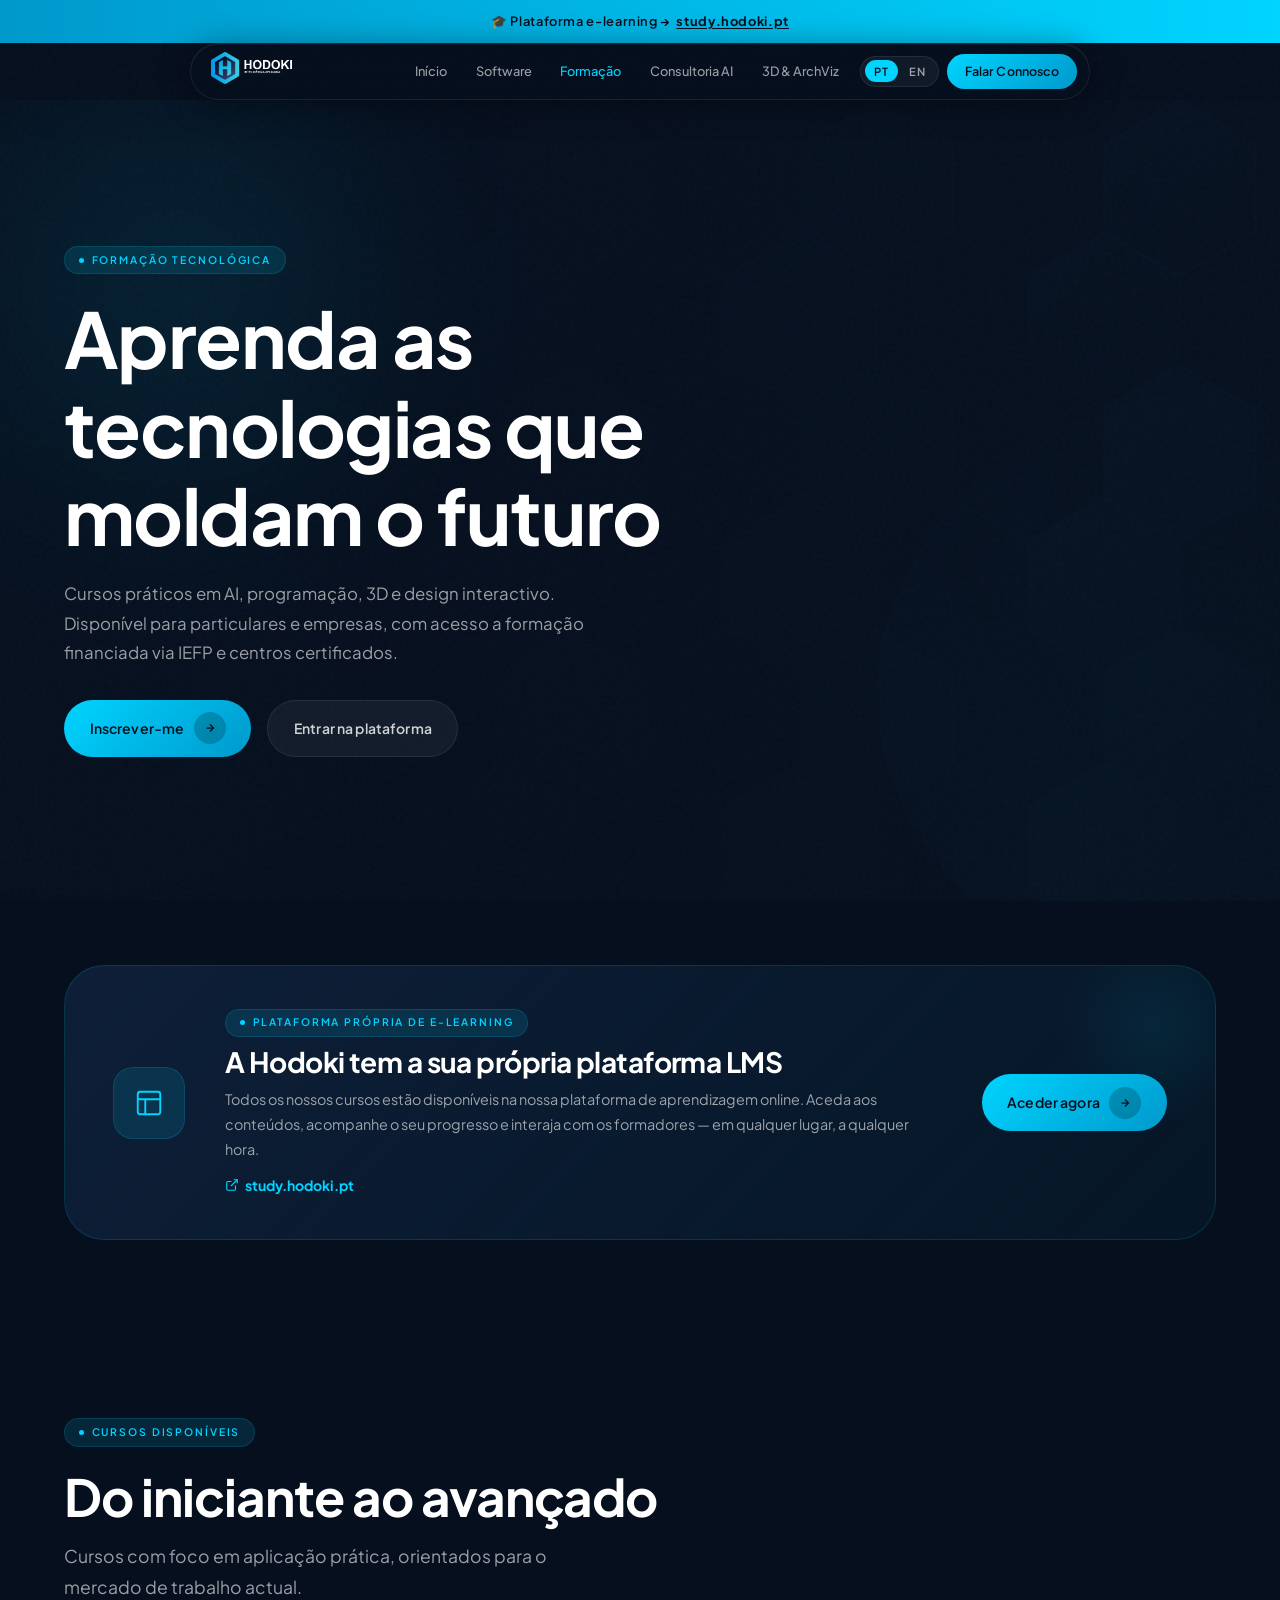
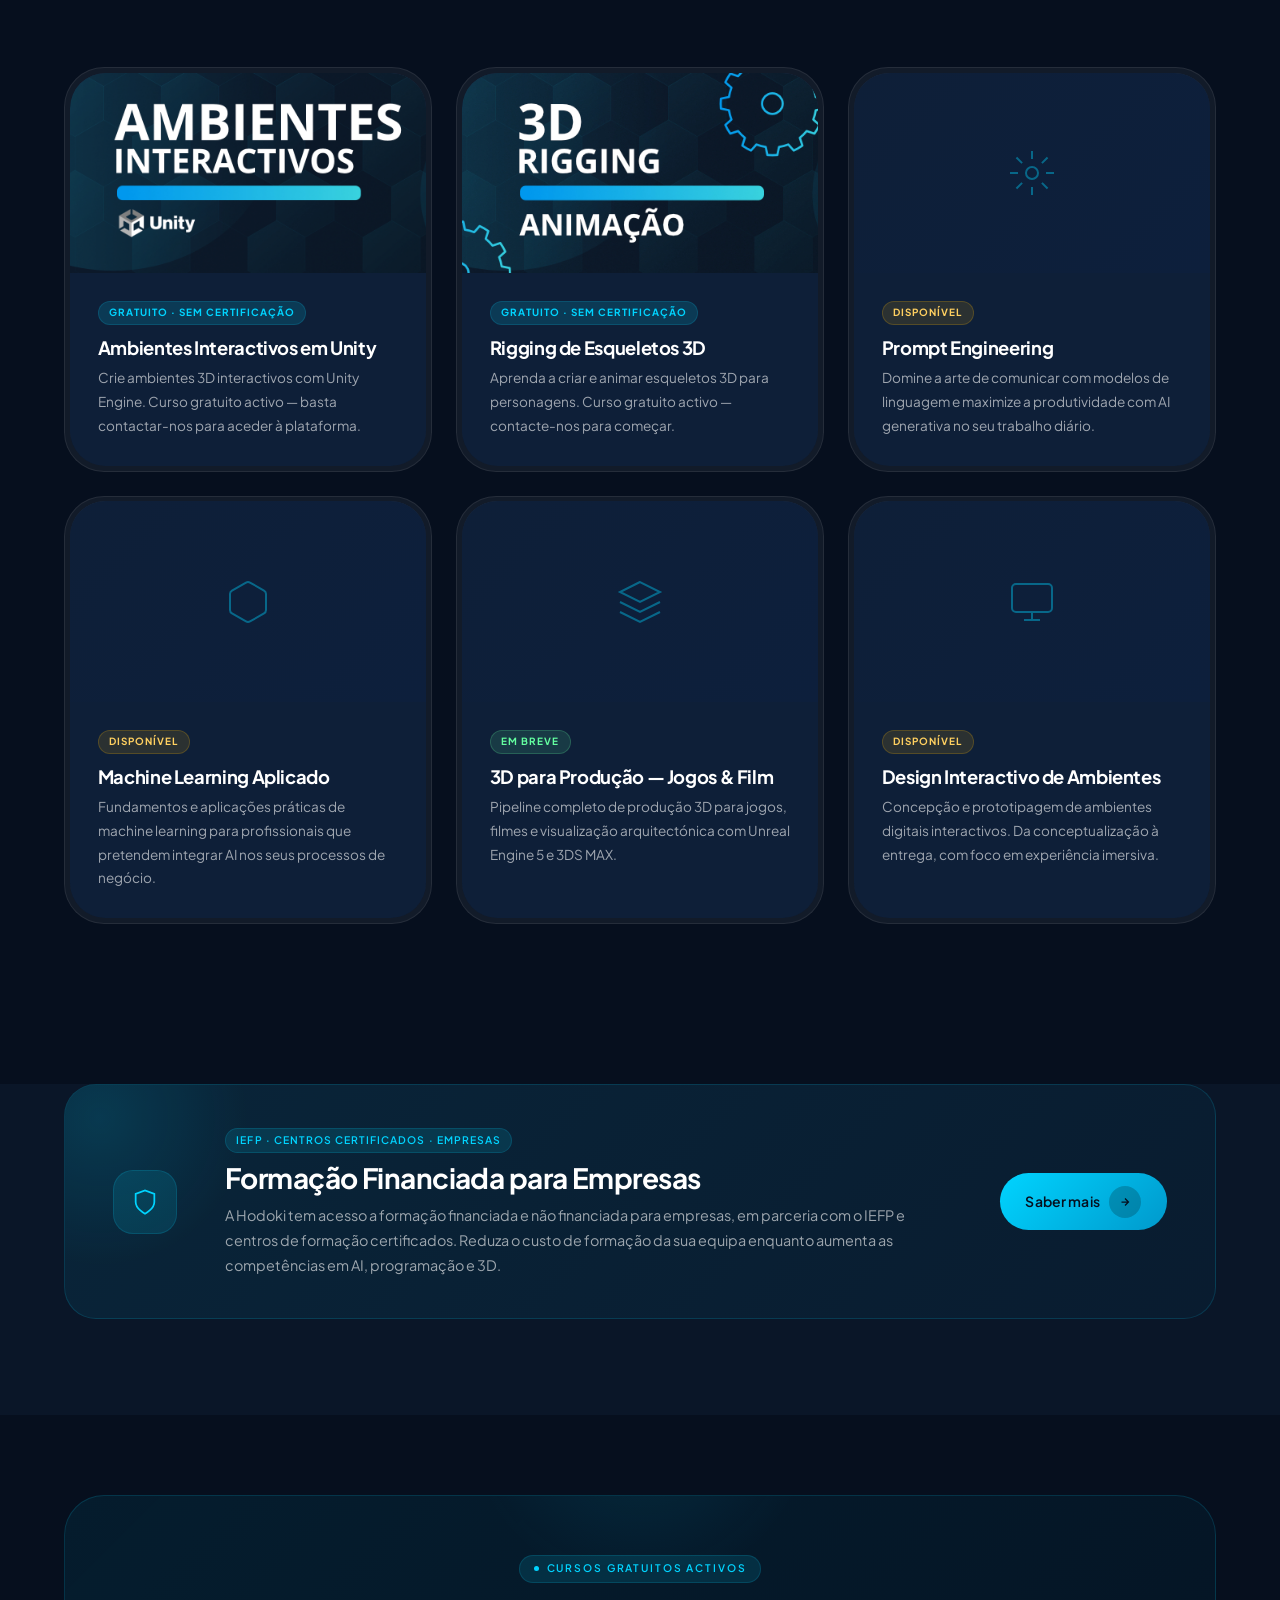
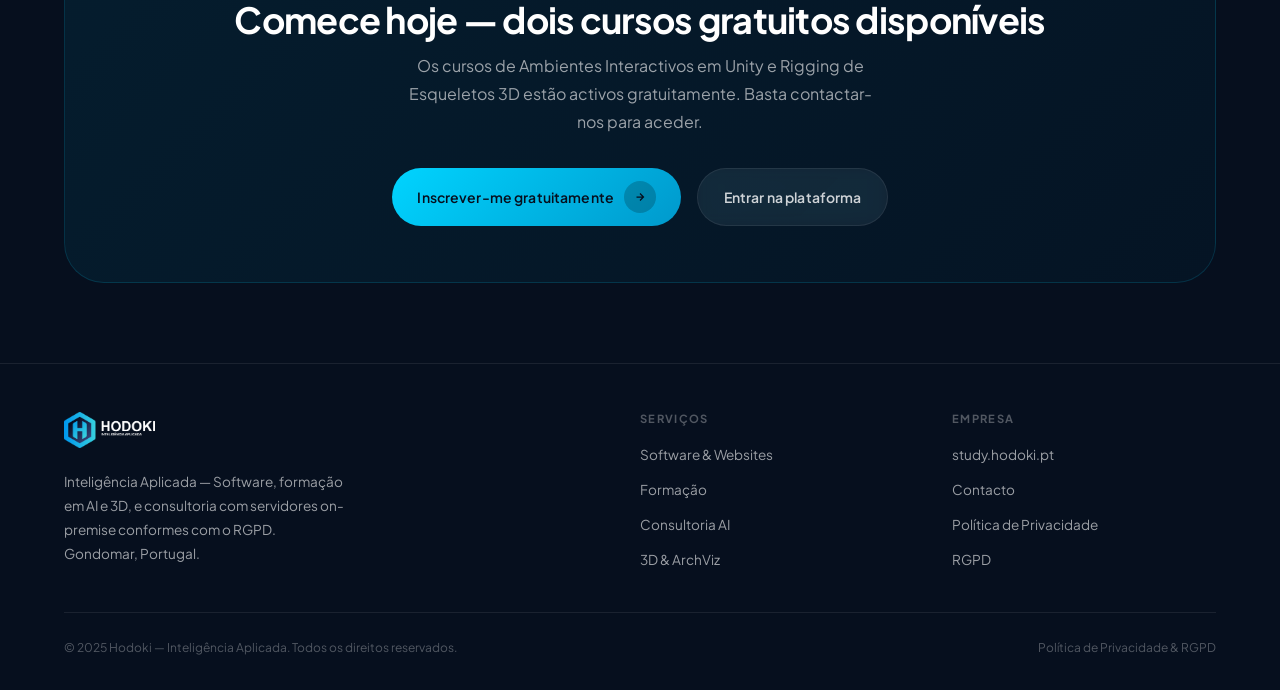
<file: formacao.html>
<!DOCTYPE html>
<html lang="pt-PT">
<head>
  <meta charset="UTF-8" />
  <meta name="viewport" content="width=device-width, initial-scale=1.0" />
  <title>Formação em AI, Programação e 3D — Hodoki | Formação Financiada para Empresas</title>
  <meta name="description" content="Cursos práticos em inteligência artificial, programação, 3D e design interactivo. Formação financiada e não financiada para empresas via IEFP. Plataforma LMS própria em study.hodoki.pt. Gondomar, Portugal." />
  <meta name="keywords" content="formação inteligência artificial, cursos AI Portugal, formação financiada IEFP, cursos 3D, prompt engineering, machine learning, Unity, rigging 3D, Hodoki" />
  <meta name="robots" content="index, follow" />
  <link rel="canonical" href="https://hodoki.pt/formacao.html" />
  <meta property="og:title"       content="Formação em AI, Programação e 3D — Hodoki" />
  <meta property="og:description" content="Cursos práticos e formação financiada para empresas. Plataforma LMS própria." />
  <meta property="og:url"         content="https://hodoki.pt/formacao.html" />
  <meta property="og:image"       content="https://hodoki.pt/imgs/HodokiBack.jpg" />
  <link rel="icon" type="image/png" href="imgs/logos/HodokiCompact_favicon.png" />
  <link rel="stylesheet" href="css/style.css" />
</head>
<body>

  <div id="top-bar-ph"></div>
  <div id="nav-ph"></div>

  <!-- Page Hero -->
  <div class="page-hero" aria-label="Formação">
    <div class="page-hero-bg">
      <img src="imgs/HodokiBack.jpg" alt="" aria-hidden="true" />
    </div>
    <div class="hero-orb hero-orb-1" aria-hidden="true"></div>
    <div class="container">
      <div class="page-hero-content">
        <div class="eyebrow reveal">
          <span class="eyebrow-dot" aria-hidden="true"></span>
          <span data-pt="Formação Tecnológica" data-en="Technology Training">Formação Tecnológica</span>
        </div>
        <h1 class="reveal reveal-delay-1"
            data-pt="Aprenda as tecnologias que moldam o futuro"
            data-en="Learn the technologies shaping the future">
          Aprenda as tecnologias que moldam o futuro
        </h1>
        <p class="reveal reveal-delay-2"
           data-pt="Cursos práticos em AI, programação, 3D e design interactivo. Disponível para particulares e empresas, com acesso a formação financiada via IEFP e centros certificados."
           data-en="Practical courses in AI, programming, 3D and interactive design. Available for individuals and companies, with access to funded training via IEFP and certified centres.">
          Cursos práticos em AI, programação, 3D e design interactivo. Disponível para particulares e empresas, com acesso a formação financiada via IEFP e centros certificados.
        </p>
        <div class="hero-actions reveal reveal-delay-3">
          <a href="index.html#contacto" class="btn btn-primary">
            <span data-pt="Inscrever-me" data-en="Enroll now">Inscrever-me</span>
            <span class="btn-icon" aria-hidden="true"><svg width="12" height="12" viewBox="0 0 24 24" fill="none" stroke="currentColor" stroke-width="2.5"><path d="M5 12h14M12 5l7 7-7 7"/></svg></span>
          </a>
          <a href="https://study.hodoki.pt" target="_blank" rel="noopener noreferrer" class="btn btn-ghost">
            <span data-pt="Entrar na plataforma" data-en="Access platform">Entrar na plataforma</span>
          </a>
        </div>
      </div>
    </div>
  </div>

  <!-- LMS Platform Banner -->
  <section style="background:var(--navy);padding:4rem 0 0;" aria-label="Plataforma LMS">
    <div class="container">
      <div class="lms-banner reveal">
        <div class="lms-icon" aria-hidden="true">
          <svg width="30" height="30" viewBox="0 0 24 24" fill="none" stroke="var(--cyan)" stroke-width="1.5">
            <rect x="3" y="3" width="18" height="18" rx="2"/>
            <path d="M3 9h18M9 21V9"/>
          </svg>
        </div>
        <div class="lms-content">
          <div class="eyebrow" style="margin-bottom:0.6rem;">
            <span class="eyebrow-dot" aria-hidden="true"></span>
            <span data-pt="Plataforma própria de e-learning" data-en="Our own e-learning platform">Plataforma própria de e-learning</span>
          </div>
          <h3 data-pt="A Hodoki tem a sua própria plataforma LMS" data-en="Hodoki has its own LMS platform">A Hodoki tem a sua própria plataforma LMS</h3>
          <p data-pt="Todos os nossos cursos estão disponíveis na nossa plataforma de aprendizagem online. Aceda aos conteúdos, acompanhe o seu progresso e interaja com os formadores — em qualquer lugar, a qualquer hora."
             data-en="All our courses are available on our online learning platform. Access content, track your progress and interact with instructors — anywhere, anytime.">
            Todos os nossos cursos estão disponíveis na nossa plataforma de aprendizagem online. Aceda aos conteúdos, acompanhe o seu progresso e interaja com os formadores — em qualquer lugar, a qualquer hora.
          </p>
          <a href="https://study.hodoki.pt" target="_blank" rel="noopener noreferrer" class="lms-url">
            <svg width="14" height="14" viewBox="0 0 24 24" fill="none" stroke="currentColor" stroke-width="2" aria-hidden="true"><path d="M18 13v6a2 2 0 0 1-2 2H5a2 2 0 0 1-2-2V8a2 2 0 0 1 2-2h6"/><polyline points="15 3 21 3 21 9"/><line x1="10" y1="14" x2="21" y2="3"/></svg>
            study.hodoki.pt
          </a>
        </div>
        <a href="https://study.hodoki.pt" target="_blank" rel="noopener noreferrer" class="btn btn-primary" style="flex-shrink:0;">
          <span data-pt="Aceder agora" data-en="Access now">Aceder agora</span>
          <span class="btn-icon" aria-hidden="true"><svg width="12" height="12" viewBox="0 0 24 24" fill="none" stroke="currentColor" stroke-width="2.5"><path d="M5 12h14M12 5l7 7-7 7"/></svg></span>
        </a>
      </div>
    </div>
  </section>

  <!-- Courses -->
  <section style="background:var(--navy);" aria-labelledby="cursos-title">
    <div class="container">
      <div class="section-header">
        <div class="eyebrow reveal">
          <span class="eyebrow-dot" aria-hidden="true"></span>
          <span data-pt="Cursos disponíveis" data-en="Available courses">Cursos disponíveis</span>
        </div>
        <h2 id="cursos-title" class="section-title reveal reveal-delay-1"
            data-pt="Do iniciante ao avançado" data-en="From beginner to advanced">Do iniciante ao avançado</h2>
        <p class="section-lead reveal reveal-delay-2"
           data-pt="Cursos com foco em aplicação prática, orientados para o mercado de trabalho actual."
           data-en="Courses focused on practical application, oriented towards the current job market.">
          Cursos com foco em aplicação prática, orientados para o mercado de trabalho actual.
        </p>
      </div>

      <div class="courses-grid">

        <article class="course-card card-shell reveal">
          <div class="card-inner" style="padding:0;overflow:hidden;">
            <img src="imgs/curso_ambientes interactivos.jpg" alt="Curso Ambientes Interactivos em Unity" class="course-thumb" loading="lazy" />
            <div class="course-body">
              <span class="course-badge badge-free" data-pt="Gratuito · Sem certificação" data-en="Free · No certification">Gratuito · Sem certificação</span>
              <h4 data-pt="Ambientes Interactivos em Unity" data-en="Interactive Environments in Unity">Ambientes Interactivos em Unity</h4>
              <p data-pt="Crie ambientes 3D interactivos com Unity Engine. Curso gratuito activo — basta contactar-nos para aceder à plataforma."
                 data-en="Create interactive 3D environments with Unity Engine. Active free course — just contact us to access the platform.">
                Crie ambientes 3D interactivos com Unity Engine. Curso gratuito activo — basta contactar-nos para aceder.
              </p>
            </div>
          </div>
        </article>

        <article class="course-card card-shell reveal reveal-delay-1">
          <div class="card-inner" style="padding:0;overflow:hidden;">
            <img src="imgs/curso_rigging.jpg" alt="Curso 3D Rigging e Animação de Esqueletos" class="course-thumb" loading="lazy" />
            <div class="course-body">
              <span class="course-badge badge-free" data-pt="Gratuito · Sem certificação" data-en="Free · No certification">Gratuito · Sem certificação</span>
              <h4 data-pt="Rigging de Esqueletos 3D" data-en="3D Skeleton Rigging">Rigging de Esqueletos 3D</h4>
              <p data-pt="Aprenda a criar e animar esqueletos 3D para personagens. Curso gratuito activo — contacte-nos para começar."
                 data-en="Learn to create and animate 3D skeletons for characters. Active free course — contact us to get started.">
                Aprenda a criar e animar esqueletos 3D para personagens. Curso gratuito activo.
              </p>
            </div>
          </div>
        </article>

        <article class="course-card card-shell reveal reveal-delay-2">
          <div class="card-inner" style="padding:0;overflow:hidden;">
            <div class="course-thumb-placeholder">
              <svg width="48" height="48" viewBox="0 0 24 24" fill="none" stroke="var(--cyan)" stroke-width="1" opacity="0.4"><circle cx="12" cy="12" r="3"/><path d="M12 1v4M12 19v4M4.22 4.22l2.83 2.83M16.95 16.95l2.83 2.83M1 12h4M19 12h4M4.22 19.78l2.83-2.83M16.95 7.05l2.83-2.83"/></svg>
            </div>
            <div class="course-body">
              <span class="course-badge badge-paid" data-pt="Disponível" data-en="Available">Disponível</span>
              <h4 data-pt="Prompt Engineering" data-en="Prompt Engineering">Prompt Engineering</h4>
              <p data-pt="Domine a arte de comunicar com modelos de linguagem e maximize a produtividade com AI generativa no seu trabalho diário."
                 data-en="Master the art of communicating with language models and maximise productivity with generative AI in your daily work.">
                Domine a arte de comunicar com modelos de linguagem e maximize a produtividade com AI generativa.
              </p>
            </div>
          </div>
        </article>

        <article class="course-card card-shell reveal reveal-delay-1">
          <div class="card-inner" style="padding:0;overflow:hidden;">
            <div class="course-thumb-placeholder">
              <svg width="48" height="48" viewBox="0 0 24 24" fill="none" stroke="var(--cyan)" stroke-width="1" opacity="0.4"><path d="M21 16V8a2 2 0 0 0-1-1.73l-7-4a2 2 0 0 0-2 0l-7 4A2 2 0 0 0 3 8v8a2 2 0 0 0 1 1.73l7 4a2 2 0 0 0 2 0l7-4A2 2 0 0 0 21 16z"/></svg>
            </div>
            <div class="course-body">
              <span class="course-badge badge-paid" data-pt="Disponível" data-en="Available">Disponível</span>
              <h4 data-pt="Machine Learning Aplicado" data-en="Applied Machine Learning">Machine Learning Aplicado</h4>
              <p data-pt="Fundamentos e aplicações práticas de machine learning para profissionais que pretendem integrar AI nos seus processos de negócio."
                 data-en="Foundations and practical applications of machine learning for professionals looking to integrate AI into their business processes.">
                Fundamentos e aplicações práticas de machine learning para profissionais.
              </p>
            </div>
          </div>
        </article>

        <article class="course-card card-shell reveal reveal-delay-2">
          <div class="card-inner" style="padding:0;overflow:hidden;">
            <div class="course-thumb-placeholder">
              <svg width="48" height="48" viewBox="0 0 24 24" fill="none" stroke="var(--cyan)" stroke-width="1" opacity="0.4"><polygon points="12 2 2 7 12 12 22 7 12 2"/><polyline points="2 17 12 22 22 17"/><polyline points="2 12 12 17 22 12"/></svg>
            </div>
            <div class="course-body">
              <span class="course-badge badge-new" data-pt="Em breve" data-en="Coming soon">Em breve</span>
              <h4 data-pt="3D para Produção — Jogos &amp; Film" data-en="3D for Production — Games &amp; Film">3D para Produção — Jogos &amp; Film</h4>
              <p data-pt="Pipeline completo de produção 3D para jogos, filmes e visualização arquitectónica com Unreal Engine 5 e 3DS MAX."
                 data-en="Complete 3D production pipeline for games, films and architectural visualisation with Unreal Engine 5 and 3DS MAX.">
                Pipeline completo de produção 3D para jogos, filmes e visualização arquitectónica.
              </p>
            </div>
          </div>
        </article>

        <article class="course-card card-shell reveal reveal-delay-3">
          <div class="card-inner" style="padding:0;overflow:hidden;">
            <div class="course-thumb-placeholder">
              <svg width="48" height="48" viewBox="0 0 24 24" fill="none" stroke="var(--cyan)" stroke-width="1" opacity="0.4"><rect x="2" y="3" width="20" height="14" rx="2"/><path d="M8 21h8M12 17v4"/></svg>
            </div>
            <div class="course-body">
              <span class="course-badge badge-paid" data-pt="Disponível" data-en="Available">Disponível</span>
              <h4 data-pt="Design Interactivo de Ambientes" data-en="Interactive Environment Design">Design Interactivo de Ambientes</h4>
              <p data-pt="Concepção e prototipagem de ambientes digitais interactivos. Da conceptualização à entrega, com foco em experiência imersiva."
                 data-en="Design and prototyping of interactive digital environments. From concept to delivery, with a focus on immersive experience.">
                Concepção e prototipagem de ambientes digitais interactivos e imersivos.
              </p>
            </div>
          </div>
        </article>

      </div>
    </div>
  </section>

  <!-- Funded Training Banner -->
  <section style="background:var(--navy-mid);padding:0 0 6rem;">
    <div class="container">
      <div class="funded-banner reveal">
        <div class="funded-icon" aria-hidden="true">
          <svg width="28" height="28" viewBox="0 0 24 24" fill="none" stroke="var(--cyan)" stroke-width="1.5"><path d="M12 22s8-4 8-10V5l-8-3-8 3v7c0 6 8 10 8 10z"/></svg>
        </div>
        <div class="funded-content">
          <span class="service-tag" style="margin-bottom:0.6rem;display:inline-block;" data-pt="IEFP · Centros Certificados · Empresas" data-en="IEFP · Certified Centres · Companies">IEFP · Centros Certificados · Empresas</span>
          <h3 data-pt="Formação Financiada para Empresas" data-en="Funded Training for Companies">Formação Financiada para Empresas</h3>
          <p data-pt="A Hodoki tem acesso a formação financiada e não financiada para empresas, em parceria com o IEFP e centros de formação certificados. Reduza o custo de formação da sua equipa enquanto aumenta as competências em AI, programação e 3D."
             data-en="Hodoki has access to funded and non-funded training for companies, in partnership with IEFP and certified training centres. Reduce your team's training costs while upskilling in AI, programming and 3D.">
            A Hodoki tem acesso a formação financiada e não financiada para empresas, em parceria com o IEFP e centros de formação certificados.
          </p>
        </div>
        <a href="index.html#contacto" class="btn btn-primary" style="flex-shrink:0;">
          <span data-pt="Saber mais" data-en="Learn more">Saber mais</span>
          <span class="btn-icon" aria-hidden="true"><svg width="12" height="12" viewBox="0 0 24 24" fill="none" stroke="currentColor" stroke-width="2.5"><path d="M5 12h14M12 5l7 7-7 7"/></svg></span>
        </a>
      </div>
    </div>
  </section>

  <!-- CTA -->
  <section style="background:var(--navy);padding:5rem 0;">
    <div class="container">
      <div class="cta-banner reveal">
        <div class="eyebrow" style="margin:0 auto 1rem;">
          <span class="eyebrow-dot" aria-hidden="true"></span>
          <span data-pt="Cursos gratuitos activos" data-en="Active free courses">Cursos gratuitos activos</span>
        </div>
        <h2 data-pt="Comece hoje — dois cursos gratuitos disponíveis" data-en="Start today — two free courses available">Comece hoje — dois cursos gratuitos disponíveis</h2>
        <p data-pt="Os cursos de Ambientes Interactivos em Unity e Rigging de Esqueletos 3D estão activos gratuitamente. Basta contactar-nos para aceder." data-en="The Interactive Environments in Unity and 3D Skeleton Rigging courses are actively free. Just contact us to access.">Os cursos de Ambientes Interactivos em Unity e Rigging de Esqueletos 3D estão activos gratuitamente. Basta contactar-nos para aceder.</p>
        <div class="cta-banner-actions">
          <a href="index.html#contacto" class="btn btn-primary">
            <span data-pt="Inscrever-me gratuitamente" data-en="Enroll for free">Inscrever-me gratuitamente</span>
            <span class="btn-icon" aria-hidden="true"><svg width="12" height="12" viewBox="0 0 24 24" fill="none" stroke="currentColor" stroke-width="2.5"><path d="M5 12h14M12 5l7 7-7 7"/></svg></span>
          </a>
          <a href="https://study.hodoki.pt" target="_blank" rel="noopener noreferrer" class="btn btn-ghost">
            <span data-pt="Entrar na plataforma" data-en="Access platform">Entrar na plataforma</span>
          </a>
        </div>
      </div>
    </div>
  </section>

  <div id="footer-ph"></div>
  <script src="js/shared.js"></script>
  <script src="js/main.js"></script>
</body>
</html>
</file>
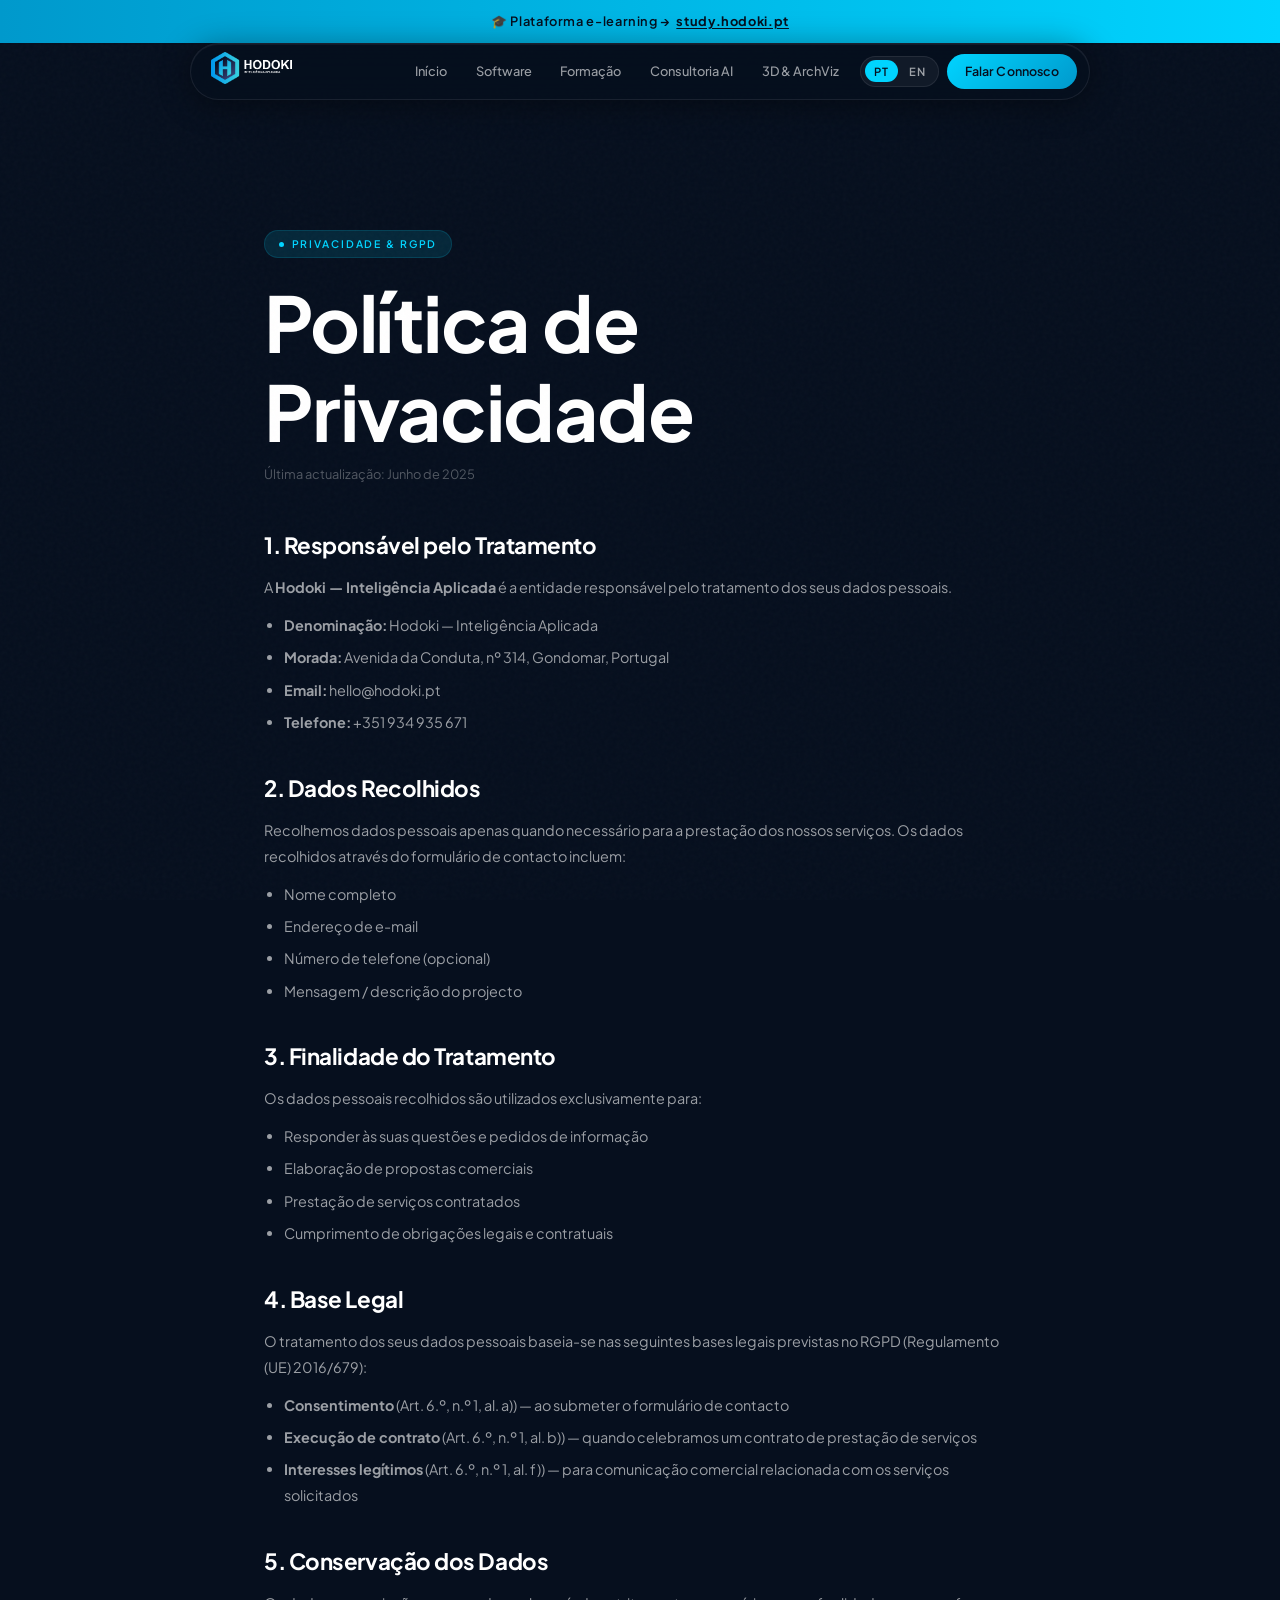
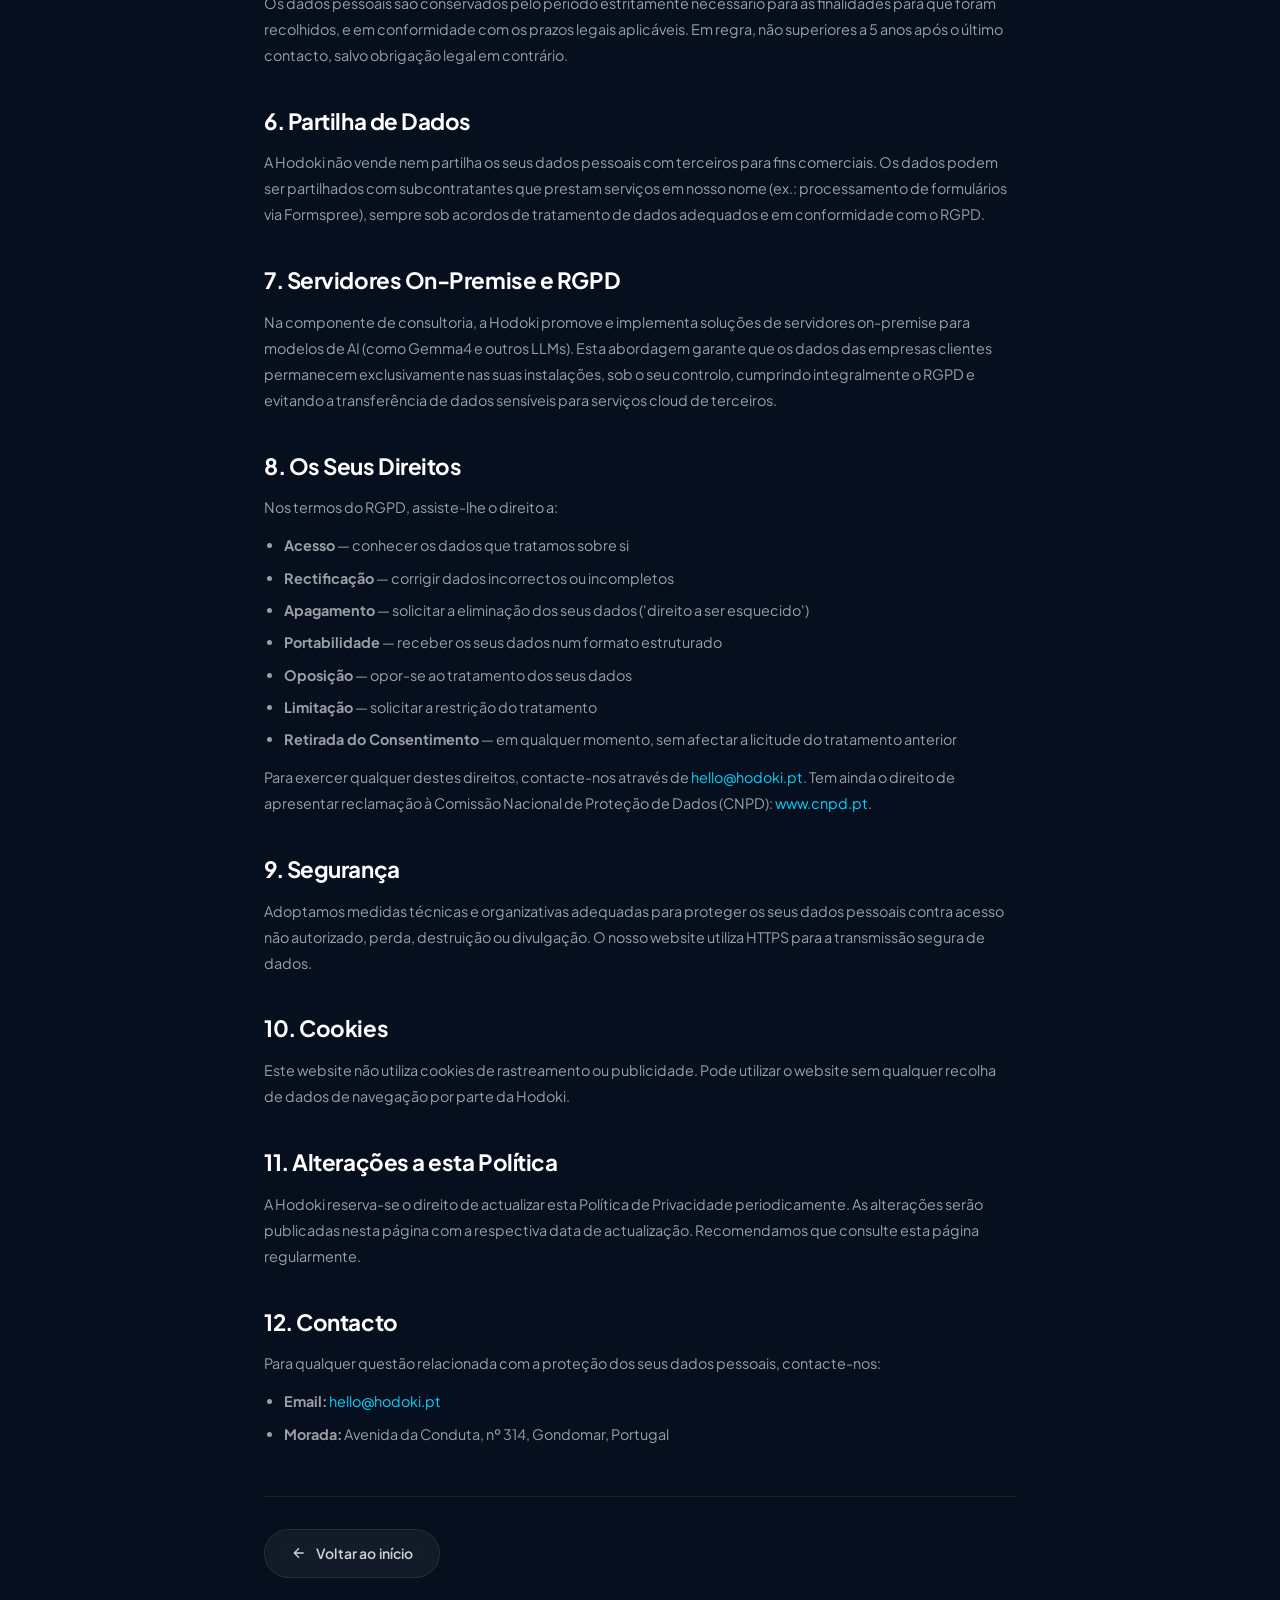
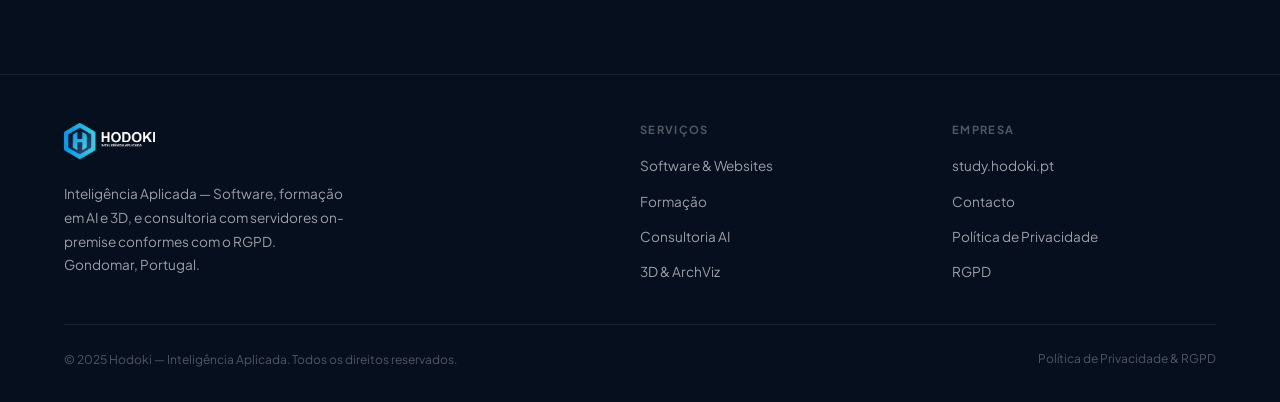
<file: privacy-policy.html>
<!DOCTYPE html>
<html lang="pt-PT">
<head>
  <meta charset="UTF-8" />
  <meta name="viewport" content="width=device-width, initial-scale=1.0" />
  <title>Política de Privacidade &amp; RGPD — Hodoki</title>
  <meta name="description" content="Política de Privacidade e conformidade com o Regulamento Geral de Proteção de Dados (RGPD) da Hodoki — Inteligência Aplicada." />
  <meta name="robots" content="index, follow" />
  <link rel="canonical" href="https://hodoki.pt/privacy-policy.html" />
  <link rel="icon" type="image/png" href="imgs/logos/HodokiCompact_favicon.png" />
  <link rel="apple-touch-icon" href="imgs/logos/HodokiCompact_favicon.png" />
  <link rel="stylesheet" href="css/style.css" />
</head>
<body>

  <div id="top-bar-ph"></div>
  <div id="nav-ph"></div>

  <!-- ═══════════════════════════════════════════════════════
       POLICY CONTENT
  ═══════════════════════════════════════════════════════ -->
  <main class="policy-page" id="rgpd">
    <div class="container" style="max-width:800px;">

      <div class="eyebrow" style="margin-bottom:1.25rem;">
        <span class="eyebrow-dot" aria-hidden="true"></span>
        <span data-pt="Privacidade &amp; RGPD" data-en="Privacy &amp; GDPR">Privacidade &amp; RGPD</span>
      </div>

      <h1 data-pt="Política de Privacidade" data-en="Privacy Policy">Política de Privacidade</h1>
      <p class="policy-date" data-pt="Última actualização: Junho de 2025" data-en="Last updated: June 2025">Última actualização: Junho de 2025</p>

      <div class="policy-body">

        <!-- PT Content (shown by default, EN swapped via JS) -->
        <div data-pt-block data-en-block>

          <h2 data-pt="1. Responsável pelo Tratamento" data-en="1. Data Controller">1. Responsável pelo Tratamento</h2>
          <p data-pt="A <strong>Hodoki — Inteligência Aplicada</strong> é a entidade responsável pelo tratamento dos seus dados pessoais."
             data-en="<strong>Hodoki — Applied Intelligence</strong> is the entity responsible for processing your personal data.">
            A <strong>Hodoki — Inteligência Aplicada</strong> é a entidade responsável pelo tratamento dos seus dados pessoais.
          </p>
          <ul>
            <li data-pt="<strong>Denominação:</strong> Hodoki — Inteligência Aplicada" data-en="<strong>Name:</strong> Hodoki — Applied Intelligence"><strong>Denominação:</strong> Hodoki — Inteligência Aplicada</li>
            <li data-pt="<strong>Morada:</strong> Avenida da Conduta, nº 314, Gondomar, Portugal" data-en="<strong>Address:</strong> Avenida da Conduta, nº 314, Gondomar, Portugal"><strong>Morada:</strong> Avenida da Conduta, nº 314, Gondomar, Portugal</li>
            <li data-pt="<strong>Email:</strong> hello@hodoki.pt" data-en="<strong>Email:</strong> hello@hodoki.pt"><strong>Email:</strong> <a href="mailto:hello@hodoki.pt">hello@hodoki.pt</a></li>
            <li data-pt="<strong>Telefone:</strong> +351 934 935 671" data-en="<strong>Phone:</strong> +351 934 935 671"><strong>Telefone:</strong> +351 934 935 671</li>
          </ul>

          <h2 data-pt="2. Dados Recolhidos" data-en="2. Data Collected">2. Dados Recolhidos</h2>
          <p data-pt="Recolhemos dados pessoais apenas quando necessário para a prestação dos nossos serviços. Os dados recolhidos através do formulário de contacto incluem:"
             data-en="We collect personal data only when necessary for the provision of our services. Data collected through the contact form includes:">
            Recolhemos dados pessoais apenas quando necessário para a prestação dos nossos serviços. Os dados recolhidos através do formulário de contacto incluem:
          </p>
          <ul>
            <li data-pt="Nome completo" data-en="Full name">Nome completo</li>
            <li data-pt="Endereço de e-mail" data-en="Email address">Endereço de e-mail</li>
            <li data-pt="Número de telefone (opcional)" data-en="Phone number (optional)">Número de telefone (opcional)</li>
            <li data-pt="Mensagem / descrição do projecto" data-en="Message / project description">Mensagem / descrição do projecto</li>
          </ul>

          <h2 data-pt="3. Finalidade do Tratamento" data-en="3. Purpose of Processing">3. Finalidade do Tratamento</h2>
          <p data-pt="Os dados pessoais recolhidos são utilizados exclusivamente para:" data-en="The personal data collected is used exclusively for:">Os dados pessoais recolhidos são utilizados exclusivamente para:</p>
          <ul>
            <li data-pt="Responder às suas questões e pedidos de informação" data-en="Responding to your enquiries and information requests">Responder às suas questões e pedidos de informação</li>
            <li data-pt="Elaboração de propostas comerciais" data-en="Preparation of commercial proposals">Elaboração de propostas comerciais</li>
            <li data-pt="Prestação de serviços contratados" data-en="Provision of contracted services">Prestação de serviços contratados</li>
            <li data-pt="Cumprimento de obrigações legais e contratuais" data-en="Compliance with legal and contractual obligations">Cumprimento de obrigações legais e contratuais</li>
          </ul>

          <h2 data-pt="4. Base Legal" data-en="4. Legal Basis">4. Base Legal</h2>
          <p data-pt="O tratamento dos seus dados pessoais baseia-se nas seguintes bases legais previstas no RGPD (Regulamento (UE) 2016/679):"
             data-en="The processing of your personal data is based on the following legal grounds provided for in the GDPR (Regulation (EU) 2016/679):">
            O tratamento dos seus dados pessoais baseia-se nas seguintes bases legais previstas no RGPD:
          </p>
          <ul>
            <li data-pt="<strong>Consentimento</strong> (Art. 6.º, n.º 1, al. a)) — ao submeter o formulário de contacto" data-en="<strong>Consent</strong> (Art. 6(1)(a)) — by submitting the contact form"><strong>Consentimento</strong> (Art. 6.º, n.º 1, al. a)) — ao submeter o formulário de contacto</li>
            <li data-pt="<strong>Execução de contrato</strong> (Art. 6.º, n.º 1, al. b)) — quando celebramos um contrato de prestação de serviços" data-en="<strong>Contract performance</strong> (Art. 6(1)(b)) — when we enter into a service agreement"><strong>Execução de contrato</strong> (Art. 6.º, n.º 1, al. b)) — quando celebramos um contrato de prestação de serviços</li>
            <li data-pt="<strong>Interesses legítimos</strong> (Art. 6.º, n.º 1, al. f)) — para comunicação comercial relacionada com os serviços solicitados" data-en="<strong>Legitimate interests</strong> (Art. 6(1)(f)) — for commercial communication related to requested services"><strong>Interesses legítimos</strong> (Art. 6.º, n.º 1, al. f)) — para comunicação comercial relacionada com os serviços solicitados</li>
          </ul>

          <h2 data-pt="5. Conservação dos Dados" data-en="5. Data Retention">5. Conservação dos Dados</h2>
          <p data-pt="Os dados pessoais são conservados pelo período estritamente necessário para as finalidades para que foram recolhidos, e em conformidade com os prazos legais aplicáveis. Em regra, não superiores a 5 anos após o último contacto, salvo obrigação legal em contrário."
             data-en="Personal data is retained for the period strictly necessary for the purposes for which it was collected, and in accordance with applicable legal deadlines. As a rule, no longer than 5 years after the last contact, unless a legal obligation requires otherwise.">
            Os dados pessoais são conservados pelo período estritamente necessário para as finalidades para que foram recolhidos. Em regra, não superiores a 5 anos após o último contacto, salvo obrigação legal em contrário.
          </p>

          <h2 data-pt="6. Partilha de Dados" data-en="6. Data Sharing">6. Partilha de Dados</h2>
          <p data-pt="A Hodoki não vende nem partilha os seus dados pessoais com terceiros para fins comerciais. Os dados podem ser partilhados com subcontratantes que prestam serviços em nosso nome (ex.: processamento de formulários via Formspree), sempre sob acordos de tratamento de dados adequados e em conformidade com o RGPD."
             data-en="Hodoki does not sell or share your personal data with third parties for commercial purposes. Data may be shared with subcontractors providing services on our behalf (e.g., form processing via Formspree), always under appropriate data processing agreements and in compliance with GDPR.">
            A Hodoki não vende nem partilha os seus dados pessoais com terceiros para fins comerciais. Os dados podem ser partilhados com subcontratantes (ex.: Formspree para processamento de formulários), sempre sob acordos adequados e em conformidade com o RGPD.
          </p>

          <h2 data-pt="7. Servidores On-Premise e RGPD" data-en="7. On-Premise Servers and GDPR">7. Servidores On-Premise e RGPD</h2>
          <p data-pt="Na componente de consultoria, a Hodoki promove e implementa soluções de servidores on-premise para modelos de AI (como Gemma4 e outros LLMs). Esta abordagem garante que os dados das empresas clientes permanecem exclusivamente nas suas instalações, sob o seu controlo, cumprindo integralmente o RGPD e evitando a transferência de dados sensíveis para serviços cloud de terceiros."
             data-en="In its consulting component, Hodoki promotes and implements on-premise server solutions for AI models (such as Gemma4 and other LLMs). This approach ensures that client companies' data remains exclusively on their premises, under their control, fully complying with GDPR and avoiding the transfer of sensitive data to third-party cloud services.">
            Na componente de consultoria, a Hodoki implementa soluções de servidores on-premise para modelos de AI. Esta abordagem garante que os dados das empresas permanecem exclusivamente nas suas instalações, sob o seu controlo, cumprindo integralmente o RGPD.
          </p>

          <h2 data-pt="8. Os Seus Direitos" data-en="8. Your Rights">8. Os Seus Direitos</h2>
          <p data-pt="Nos termos do RGPD, assiste-lhe o direito a:" data-en="Under the GDPR, you have the right to:">Nos termos do RGPD, assiste-lhe o direito a:</p>
          <ul>
            <li data-pt="<strong>Acesso</strong> — conhecer os dados que tratamos sobre si" data-en="<strong>Access</strong> — to know the data we process about you"><strong>Acesso</strong> — conhecer os dados que tratamos sobre si</li>
            <li data-pt="<strong>Rectificação</strong> — corrigir dados incorrectos ou incompletos" data-en="<strong>Rectification</strong> — to correct inaccurate or incomplete data"><strong>Rectificação</strong> — corrigir dados incorrectos ou incompletos</li>
            <li data-pt="<strong>Apagamento</strong> — solicitar a eliminação dos seus dados ('direito a ser esquecido')" data-en="<strong>Erasure</strong> — to request deletion of your data ('right to be forgotten')"><strong>Apagamento</strong> — solicitar a eliminação dos seus dados ('direito a ser esquecido')</li>
            <li data-pt="<strong>Portabilidade</strong> — receber os seus dados num formato estruturado" data-en="<strong>Portability</strong> — to receive your data in a structured format"><strong>Portabilidade</strong> — receber os seus dados num formato estruturado</li>
            <li data-pt="<strong>Oposição</strong> — opor-se ao tratamento dos seus dados" data-en="<strong>Objection</strong> — to object to the processing of your data"><strong>Oposição</strong> — opor-se ao tratamento dos seus dados</li>
            <li data-pt="<strong>Limitação</strong> — solicitar a restrição do tratamento" data-en="<strong>Restriction</strong> — to request restriction of processing"><strong>Limitação</strong> — solicitar a restrição do tratamento</li>
            <li data-pt="<strong>Retirada do Consentimento</strong> — em qualquer momento, sem afectar a licitude do tratamento anterior" data-en="<strong>Withdrawal of Consent</strong> — at any time, without affecting the lawfulness of prior processing"><strong>Retirada do Consentimento</strong> — em qualquer momento, sem afectar a licitude do tratamento anterior</li>
          </ul>
          <p data-pt="Para exercer qualquer destes direitos, contacte-nos através de <a href='mailto:hello@hodoki.pt'>hello@hodoki.pt</a>. Tem ainda o direito de apresentar reclamação à Comissão Nacional de Proteção de Dados (CNPD): <a href='https://www.cnpd.pt' target='_blank' rel='noopener noreferrer'>www.cnpd.pt</a>."
             data-en="To exercise any of these rights, contact us at <a href='mailto:hello@hodoki.pt'>hello@hodoki.pt</a>. You also have the right to lodge a complaint with the Portuguese Data Protection Authority (CNPD): <a href='https://www.cnpd.pt' target='_blank' rel='noopener noreferrer'>www.cnpd.pt</a>.">
            Para exercer qualquer destes direitos, contacte-nos através de <a href="mailto:hello@hodoki.pt">hello@hodoki.pt</a>. Tem ainda o direito de apresentar reclamação à <strong>CNPD</strong>: <a href="https://www.cnpd.pt" target="_blank" rel="noopener noreferrer">www.cnpd.pt</a>.
          </p>

          <h2 data-pt="9. Segurança" data-en="9. Security">9. Segurança</h2>
          <p data-pt="Adoptamos medidas técnicas e organizativas adequadas para proteger os seus dados pessoais contra acesso não autorizado, perda, destruição ou divulgação. O nosso website utiliza HTTPS para a transmissão segura de dados."
             data-en="We adopt appropriate technical and organisational measures to protect your personal data against unauthorised access, loss, destruction or disclosure. Our website uses HTTPS for secure data transmission.">
            Adoptamos medidas técnicas e organizativas adequadas para proteger os seus dados pessoais contra acesso não autorizado, perda, destruição ou divulgação. O nosso website utiliza HTTPS para transmissão segura de dados.
          </p>

          <h2 data-pt="10. Cookies" data-en="10. Cookies">10. Cookies</h2>
          <p data-pt="Este website não utiliza cookies de rastreamento ou publicidade. Pode utilizar o website sem qualquer recolha de dados de navegação por parte da Hodoki."
             data-en="This website does not use tracking or advertising cookies. You can use the website without any browsing data being collected by Hodoki.">
            Este website não utiliza cookies de rastreamento ou publicidade. Pode utilizar o website sem qualquer recolha de dados de navegação por parte da Hodoki.
          </p>

          <h2 data-pt="11. Alterações a esta Política" data-en="11. Changes to this Policy">11. Alterações a esta Política</h2>
          <p data-pt="A Hodoki reserva-se o direito de actualizar esta Política de Privacidade periodicamente. As alterações serão publicadas nesta página com a respectiva data de actualização. Recomendamos que consulte esta página regularmente."
             data-en="Hodoki reserves the right to update this Privacy Policy periodically. Changes will be published on this page with the respective update date. We recommend checking this page regularly.">
            A Hodoki reserva-se o direito de actualizar esta Política de Privacidade periodicamente. As alterações serão publicadas nesta página com a respectiva data de actualização.
          </p>

          <h2 data-pt="12. Contacto" data-en="12. Contact">12. Contacto</h2>
          <p data-pt="Para qualquer questão relacionada com a proteção dos seus dados pessoais, contacte-nos:" data-en="For any questions regarding the protection of your personal data, contact us:">Para qualquer questão relacionada com a proteção dos seus dados pessoais, contacte-nos:</p>
          <ul>
            <li><strong>Email:</strong> <a href="mailto:hello@hodoki.pt">hello@hodoki.pt</a></li>
            <li data-pt="<strong>Morada:</strong> Avenida da Conduta, nº 314, Gondomar, Portugal" data-en="<strong>Address:</strong> Avenida da Conduta, nº 314, Gondomar, Portugal"><strong>Morada:</strong> Avenida da Conduta, nº 314, Gondomar, Portugal</li>
          </ul>

        </div>
      </div>

      <div style="margin-top:3rem;padding-top:2rem;border-top:1px solid var(--border-dim);">
        <a href="index.html" class="btn btn-ghost">
          <svg width="16" height="16" viewBox="0 0 24 24" fill="none" stroke="currentColor" stroke-width="2" aria-hidden="true"><path d="M19 12H5M12 19l-7-7 7-7"/></svg>
          <span data-pt="Voltar ao início" data-en="Back to home">Voltar ao início</span>
        </a>
      </div>

    </div>
  </main>

  <div id="footer-ph"></div>
  <script src="js/shared.js"></script>
  <script src="js/main.js"></script>
</body>
</html>
</file>
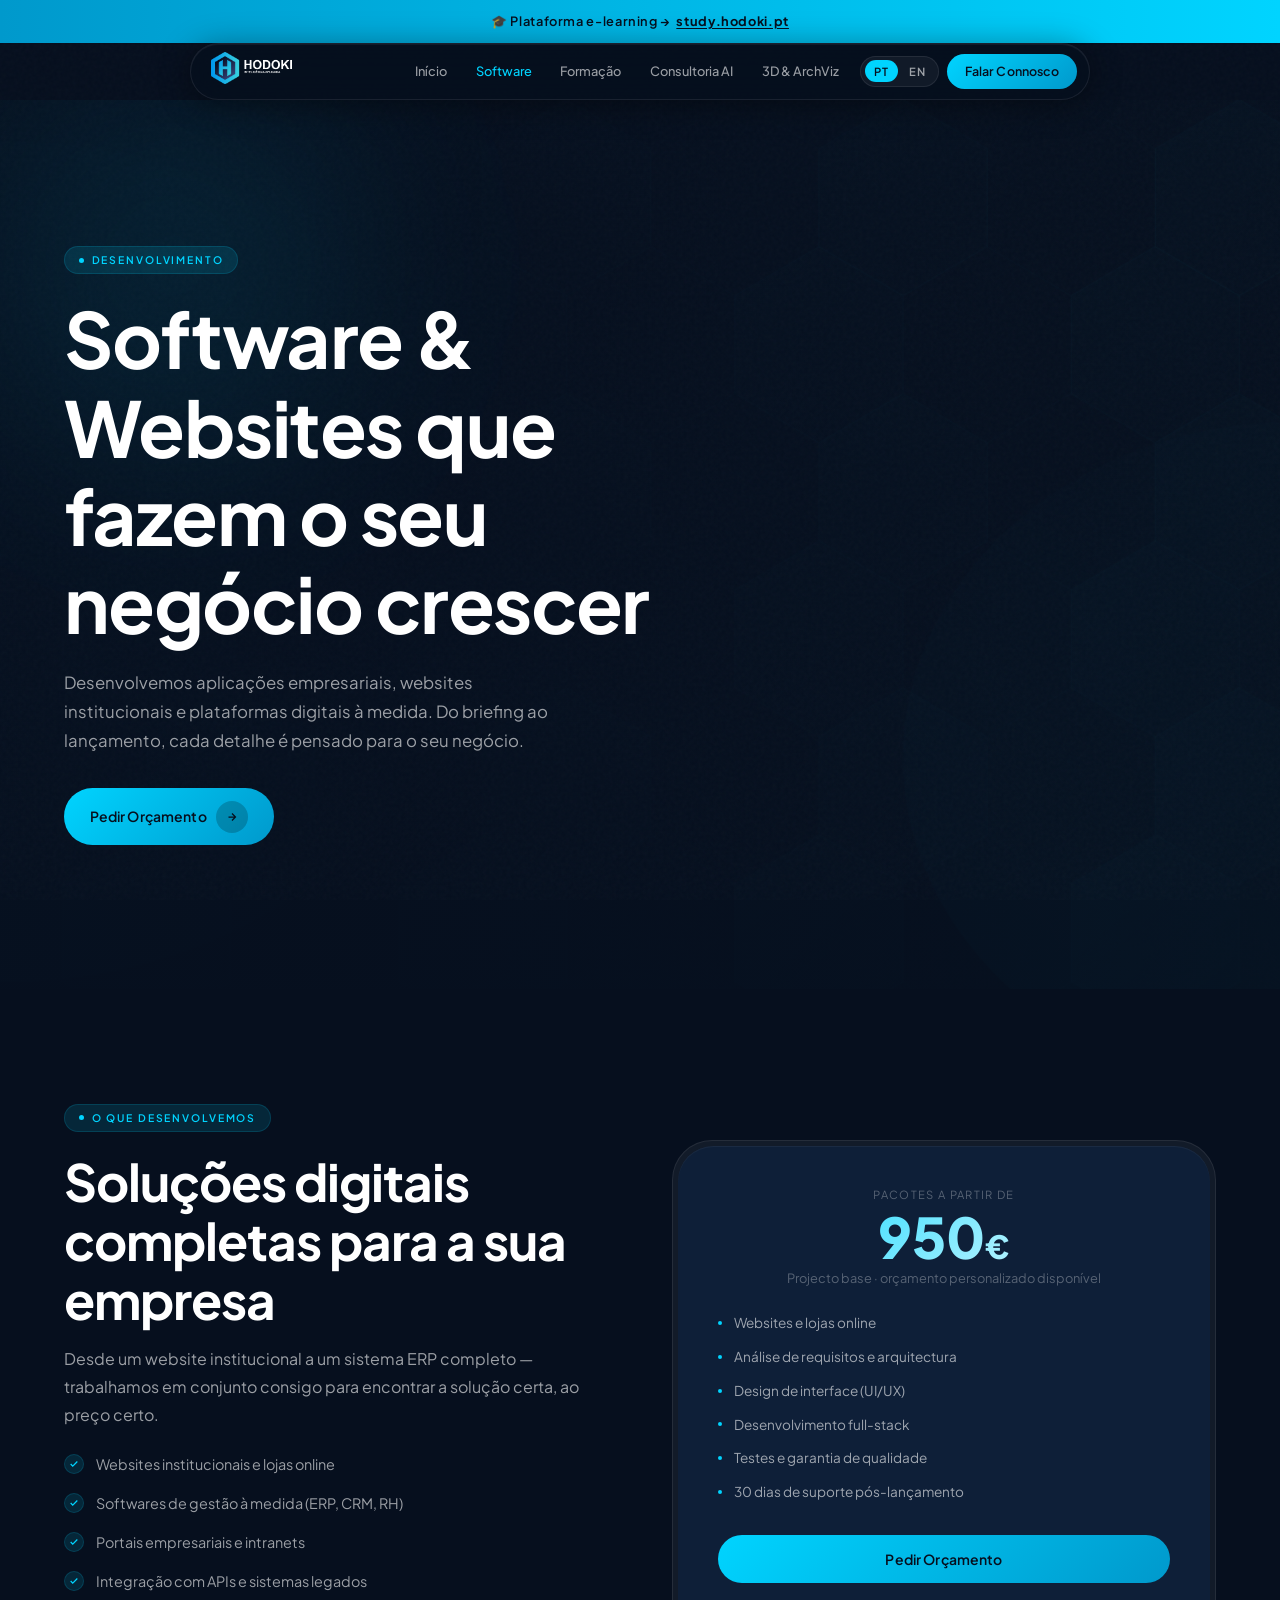
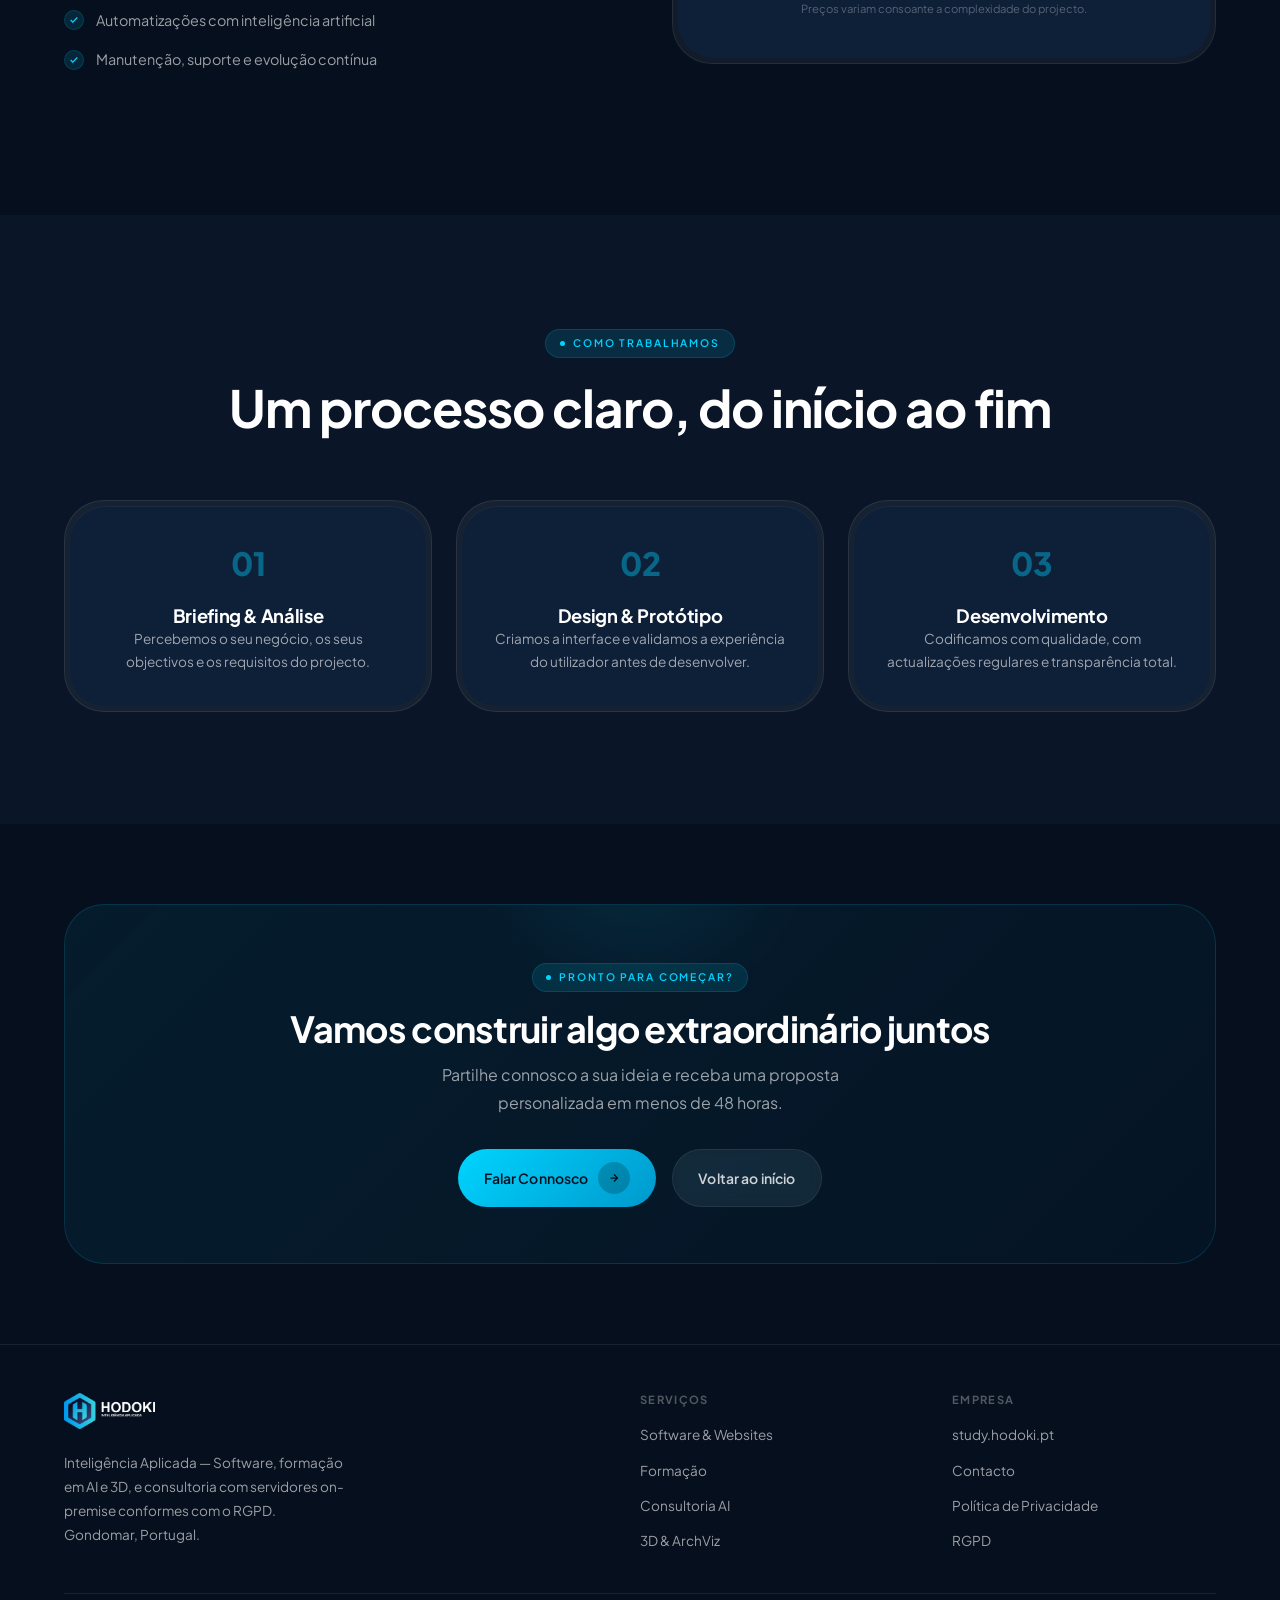
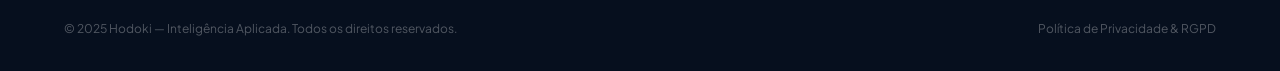
<file: software.html>
<!DOCTYPE html>
<html lang="pt-PT">
<head>
  <meta charset="UTF-8" />
  <meta name="viewport" content="width=device-width, initial-scale=1.0" />
  <title>Software &amp; Websites para Empresas — Hodoki | A partir de 950€</title>
  <meta name="description" content="A Hodoki desenvolve software empresarial, websites institucionais, aplicações de gestão (ERP, CRM), portais web e plataformas digitais à medida. Pacotes a partir de 950€. Gondomar, Portugal." />
  <meta name="keywords" content="desenvolvimento software empresarial, websites para empresas, aplicações gestão, ERP CRM Portugal, portais web, software à medida, Hodoki" />
  <meta name="robots" content="index, follow" />
  <link rel="canonical" href="https://hodoki.pt/software.html" />
  <meta property="og:title"       content="Software &amp; Websites para Empresas — Hodoki" />
  <meta property="og:description" content="Software empresarial, websites e plataformas digitais à medida. Pacotes a partir de 950€." />
  <meta property="og:url"         content="https://hodoki.pt/software.html" />
  <meta property="og:image"       content="https://hodoki.pt/imgs/HodokiBack.jpg" />
  <link rel="icon" type="image/png" href="imgs/logos/HodokiCompact_favicon.png" />
  <link rel="stylesheet" href="css/style.css" />
</head>
<body>

  <div id="top-bar-ph"></div>
  <div id="nav-ph"></div>

  <!-- Page Hero -->
  <div class="page-hero" aria-label="Software &amp; Websites">
    <div class="page-hero-bg">
      <img src="imgs/HodokiBack.jpg" alt="" aria-hidden="true" />
    </div>
    <div class="hero-orb hero-orb-1" aria-hidden="true"></div>
    <div class="container">
      <div class="page-hero-content">
        <div class="eyebrow reveal">
          <span class="eyebrow-dot" aria-hidden="true"></span>
          <span data-pt="Desenvolvimento" data-en="Development">Desenvolvimento</span>
        </div>
        <h1 class="reveal reveal-delay-1"
            data-pt="Software &amp; Websites que fazem o seu negócio crescer"
            data-en="Software &amp; Websites that make your business grow">
          Software &amp; Websites que fazem o seu negócio crescer
        </h1>
        <p class="reveal reveal-delay-2"
           data-pt="Desenvolvemos aplicações empresariais, websites institucionais e plataformas digitais à medida. Do briefing ao lançamento, cada detalhe é pensado para o seu negócio."
           data-en="We develop business applications, institutional websites and custom digital platforms. From briefing to launch, every detail is designed for your business.">
          Desenvolvemos aplicações empresariais, websites institucionais e plataformas digitais à medida. Do briefing ao lançamento, cada detalhe é pensado para o seu negócio.
        </p>
        <div class="hero-actions reveal reveal-delay-3">
          <a href="index.html#contacto" class="btn btn-primary">
            <span data-pt="Pedir Orçamento" data-en="Get a Quote">Pedir Orçamento</span>
            <span class="btn-icon" aria-hidden="true"><svg width="12" height="12" viewBox="0 0 24 24" fill="none" stroke="currentColor" stroke-width="2.5"><path d="M5 12h14M12 5l7 7-7 7"/></svg></span>
          </a>
        </div>
      </div>
    </div>
  </div>

  <!-- What we build -->
  <section style="background:var(--navy);" aria-labelledby="sw-title">
    <div class="container">
      <div class="software-layout">
        <div>
          <div class="eyebrow reveal">
            <span class="eyebrow-dot" aria-hidden="true"></span>
            <span data-pt="O que desenvolvemos" data-en="What we build">O que desenvolvemos</span>
          </div>
          <h2 id="sw-title" class="section-title reveal reveal-delay-1"
              data-pt="Soluções digitais completas para a sua empresa" data-en="Complete digital solutions for your company">
            Soluções digitais completas para a sua empresa
          </h2>
          <p class="reveal reveal-delay-2"
             data-pt="Desde um website institucional a um sistema ERP completo — trabalhamos em conjunto consigo para encontrar a solução certa, ao preço certo."
             data-en="From an institutional website to a full ERP system — we work together with you to find the right solution at the right price.">
            Desde um website institucional a um sistema ERP completo — trabalhamos em conjunto consigo para encontrar a solução certa, ao preço certo.
          </p>
          <ul class="feature-list reveal reveal-delay-2">
            <li>
              <span class="feature-check" aria-hidden="true"><svg viewBox="0 0 24 24" fill="none" stroke="currentColor" stroke-width="3"><polyline points="20 6 9 17 4 12"/></svg></span>
              <span data-pt="Websites institucionais e lojas online" data-en="Institutional websites and online shops">Websites institucionais e lojas online</span>
            </li>
            <li>
              <span class="feature-check" aria-hidden="true"><svg viewBox="0 0 24 24" fill="none" stroke="currentColor" stroke-width="3"><polyline points="20 6 9 17 4 12"/></svg></span>
              <span data-pt="Softwares de gestão à medida (ERP, CRM, RH)" data-en="Custom management software (ERP, CRM, HR)">Softwares de gestão à medida (ERP, CRM, RH)</span>
            </li>
            <li>
              <span class="feature-check" aria-hidden="true"><svg viewBox="0 0 24 24" fill="none" stroke="currentColor" stroke-width="3"><polyline points="20 6 9 17 4 12"/></svg></span>
              <span data-pt="Portais empresariais e intranets" data-en="Business portals and intranets">Portais empresariais e intranets</span>
            </li>
            <li>
              <span class="feature-check" aria-hidden="true"><svg viewBox="0 0 24 24" fill="none" stroke="currentColor" stroke-width="3"><polyline points="20 6 9 17 4 12"/></svg></span>
              <span data-pt="Integração com APIs e sistemas legados" data-en="API and legacy system integrations">Integração com APIs e sistemas legados</span>
            </li>
            <li>
              <span class="feature-check" aria-hidden="true"><svg viewBox="0 0 24 24" fill="none" stroke="currentColor" stroke-width="3"><polyline points="20 6 9 17 4 12"/></svg></span>
              <span data-pt="Automatizações com inteligência artificial" data-en="AI-powered automations">Automatizações com inteligência artificial</span>
            </li>
            <li>
              <span class="feature-check" aria-hidden="true"><svg viewBox="0 0 24 24" fill="none" stroke="currentColor" stroke-width="3"><polyline points="20 6 9 17 4 12"/></svg></span>
              <span data-pt="Manutenção, suporte e evolução contínua" data-en="Maintenance, support and continuous evolution">Manutenção, suporte e evolução contínua</span>
            </li>
          </ul>
        </div>

        <div class="price-card card-shell reveal reveal-delay-2">
          <div class="card-inner">
            <div class="price-from" data-pt="Pacotes a partir de" data-en="Packages from">Pacotes a partir de</div>
            <div class="price-value">950<span style="font-size:2rem">€</span></div>
            <div class="price-period" data-pt="Projecto base · orçamento personalizado disponível" data-en="Base project · custom quote available">Projecto base · orçamento personalizado disponível</div>
            <ul class="price-features">
              <li data-pt="Websites e lojas online"              data-en="Websites and online shops">Websites e lojas online</li>
              <li data-pt="Análise de requisitos e arquitectura" data-en="Requirements analysis and architecture">Análise de requisitos e arquitectura</li>
              <li data-pt="Design de interface (UI/UX)"          data-en="Interface design (UI/UX)">Design de interface (UI/UX)</li>
              <li data-pt="Desenvolvimento full-stack"           data-en="Full-stack development">Desenvolvimento full-stack</li>
              <li data-pt="Testes e garantia de qualidade"       data-en="Testing and quality assurance">Testes e garantia de qualidade</li>
              <li data-pt="30 dias de suporte pós-lançamento"    data-en="30 days post-launch support">30 dias de suporte pós-lançamento</li>
            </ul>
            <a href="index.html#contacto" class="btn btn-primary" style="display:flex;width:100%;justify-content:center;">
              <span data-pt="Pedir Orçamento" data-en="Get a Quote">Pedir Orçamento</span>
            </a>
            <p class="price-note" data-pt="Preços variam consoante a complexidade do projecto." data-en="Prices vary depending on project complexity.">Preços variam consoante a complexidade do projecto.</p>
          </div>
        </div>
      </div>
    </div>
  </section>

  <!-- Process -->
  <section style="background:var(--navy-mid);" aria-labelledby="process-title">
    <div class="container">
      <div class="section-header center">
        <div class="eyebrow reveal">
          <span class="eyebrow-dot" aria-hidden="true"></span>
          <span data-pt="Como trabalhamos" data-en="How we work">Como trabalhamos</span>
        </div>
        <h2 id="process-title" class="section-title reveal reveal-delay-1"
            data-pt="Um processo claro, do início ao fim" data-en="A clear process, from start to finish">
          Um processo claro, do início ao fim
        </h2>
      </div>
      <div class="services-grid">
        <article class="card-shell reveal">
          <div class="card-inner" style="text-align:center;">
            <div style="font-size:2rem;font-weight:800;color:var(--cyan);margin-bottom:1rem;opacity:0.4;">01</div>
            <h4 data-pt="Briefing &amp; Análise" data-en="Briefing &amp; Analysis">Briefing &amp; Análise</h4>
            <p style="font-size:0.85rem;" data-pt="Percebemos o seu negócio, os seus objectivos e os requisitos do projecto." data-en="We understand your business, objectives and project requirements.">Percebemos o seu negócio, os seus objectivos e os requisitos do projecto.</p>
          </div>
        </article>
        <article class="card-shell reveal reveal-delay-1">
          <div class="card-inner" style="text-align:center;">
            <div style="font-size:2rem;font-weight:800;color:var(--cyan);margin-bottom:1rem;opacity:0.4;">02</div>
            <h4 data-pt="Design &amp; Protótipo" data-en="Design &amp; Prototype">Design &amp; Protótipo</h4>
            <p style="font-size:0.85rem;" data-pt="Criamos a interface e validamos a experiência do utilizador antes de desenvolver." data-en="We design the interface and validate the user experience before development.">Criamos a interface e validamos a experiência do utilizador antes de desenvolver.</p>
          </div>
        </article>
        <article class="card-shell reveal reveal-delay-2">
          <div class="card-inner" style="text-align:center;">
            <div style="font-size:2rem;font-weight:800;color:var(--cyan);margin-bottom:1rem;opacity:0.4;">03</div>
            <h4 data-pt="Desenvolvimento" data-en="Development">Desenvolvimento</h4>
            <p style="font-size:0.85rem;" data-pt="Codificamos com qualidade, com actualizações regulares e transparência total." data-en="We code with quality, with regular updates and full transparency.">Codificamos com qualidade, com actualizações regulares e transparência total.</p>
          </div>
        </article>
      </div>
    </div>
  </section>

  <!-- CTA Banner -->
  <section style="background:var(--navy);padding:5rem 0;">
    <div class="container">
      <div class="cta-banner reveal">
        <div class="eyebrow" style="margin:0 auto 1rem;">
          <span class="eyebrow-dot" aria-hidden="true"></span>
          <span data-pt="Pronto para começar?" data-en="Ready to start?">Pronto para começar?</span>
        </div>
        <h2 data-pt="Vamos construir algo extraordinário juntos" data-en="Let's build something extraordinary together">Vamos construir algo extraordinário juntos</h2>
        <p data-pt="Partilhe connosco a sua ideia e receba uma proposta personalizada em menos de 48 horas." data-en="Share your idea with us and receive a personalised proposal in less than 48 hours.">Partilhe connosco a sua ideia e receba uma proposta personalizada em menos de 48 horas.</p>
        <div class="cta-banner-actions">
          <a href="index.html#contacto" class="btn btn-primary">
            <span data-pt="Falar Connosco" data-en="Get in Touch">Falar Connosco</span>
            <span class="btn-icon" aria-hidden="true"><svg width="12" height="12" viewBox="0 0 24 24" fill="none" stroke="currentColor" stroke-width="2.5"><path d="M5 12h14M12 5l7 7-7 7"/></svg></span>
          </a>
          <a href="index.html" class="btn btn-ghost">
            <span data-pt="Voltar ao início" data-en="Back to home">Voltar ao início</span>
          </a>
        </div>
      </div>
    </div>
  </section>

  <div id="footer-ph"></div>
  <script src="js/shared.js"></script>
  <script src="js/main.js"></script>
</body>
</html>
</file>
<file: css/style.css>
/* ============================================================
   HODOKI — INTELIGÊNCIA APLICADA
   Premium CSS — Ethereal Glass Tech Vibe
   Paleta: Navy #0a1628 / Cyan #00d4ff / Dark #060f1e
   ============================================================ */

@import url('https://fonts.googleapis.com/css2?family=Plus+Jakarta+Sans:ital,wght@0,300;0,400;0,500;0,600;0,700;0,800;1,300&display=swap');

/* ── Reset & Base ─────────────────────────────────────────── */
*, *::before, *::after { box-sizing: border-box; margin: 0; padding: 0; }

:root {
  --navy:       #060f1e;
  --navy-mid:   #0a1628;
  --navy-light: #0d1f3c;
  --navy-card:  #0e1f38;
  --cyan:       #00d4ff;
  --cyan-bright:#22e5ff;
  --cyan-dark:  #0099cc;
  --cyan-dim:   rgba(0,212,255,0.12);
  --cyan-glow:  rgba(0,212,255,0.25);
  --white:      #ffffff;
  --white-80:   rgba(255,255,255,0.8);
  --white-60:   rgba(255,255,255,0.6);
  --white-30:   rgba(255,255,255,0.3);
  --white-10:   rgba(255,255,255,0.1);
  --white-05:   rgba(255,255,255,0.05);
  --border:     rgba(0,212,255,0.15);
  --border-dim: rgba(255,255,255,0.08);
  --radius-sm:  0.75rem;
  --radius-md:  1.25rem;
  --radius-lg:  2rem;
  --radius-xl:  2.5rem;
  --spring:     cubic-bezier(0.32,0.72,0,1);
  --spring-out: cubic-bezier(0.16,1,0.3,1);
  --font:       'Plus Jakarta Sans', system-ui, sans-serif;
}

html { scroll-behavior: smooth; font-size: 16px; }

body {
  font-family: var(--font);
  background: var(--navy);
  color: var(--white);
  line-height: 1.6;
  overflow-x: hidden;
  -webkit-font-smoothing: antialiased;
}

/* ── Grain overlay (fixed, non-scrolling) ─────────────────── */
body::before {
  content: '';
  position: fixed;
  inset: 0;
  z-index: 1;
  pointer-events: none;
  background-image: url("data:image/svg+xml,%3Csvg viewBox='0 0 256 256' xmlns='http://www.w3.org/2000/svg'%3E%3Cfilter id='noise'%3E%3CfeTurbulence type='fractalNoise' baseFrequency='0.9' numOctaves='4' stitchTiles='stitch'/%3E%3C/filter%3E%3Crect width='100%25' height='100%25' filter='url(%23noise)'/%3E%3C/svg%3E");
  opacity: 0.025;
}

/* ── Typography Scale ─────────────────────────────────────── */
h1, h2, h3, h4, h5 { line-height: 1.15; font-weight: 700; letter-spacing: -0.02em; }
h1 { font-size: clamp(2.6rem, 6vw, 5rem); }
h2 { font-size: clamp(2rem, 4vw, 3.25rem); }
h3 { font-size: clamp(1.3rem, 2.5vw, 1.75rem); }
h4 { font-size: 1.15rem; }
p  { color: var(--white-60); line-height: 1.75; }
a  { color: var(--cyan); text-decoration: none; transition: color 0.3s var(--spring); }
a:hover { color: var(--cyan-bright); }

/* ── Utility ──────────────────────────────────────────────── */
.container { max-width: 1200px; margin: 0 auto; padding: 0 1.5rem; }
.sr-only { position: absolute; width: 1px; height: 1px; overflow: hidden; clip: rect(0,0,0,0); }

.eyebrow {
  display: inline-flex;
  align-items: center;
  gap: 0.5rem;
  padding: 0.3rem 0.85rem;
  border-radius: 999px;
  font-size: 0.65rem;
  font-weight: 600;
  letter-spacing: 0.18em;
  text-transform: uppercase;
  background: var(--cyan-dim);
  border: 1px solid var(--border);
  color: var(--cyan);
  margin-bottom: 1.25rem;
}

.eyebrow-dot {
  width: 5px; height: 5px;
  border-radius: 50%;
  background: var(--cyan);
  animation: pulse-dot 2s ease-in-out infinite;
}

@keyframes pulse-dot {
  0%, 100% { opacity: 1; transform: scale(1); }
  50% { opacity: 0.5; transform: scale(0.7); }
}

/* ── Buttons ──────────────────────────────────────────────── */
.btn {
  display: inline-flex;
  align-items: center;
  gap: 0.6rem;
  padding: 0.8rem 1.6rem;
  border-radius: 999px;
  font-family: var(--font);
  font-size: 0.875rem;
  font-weight: 600;
  letter-spacing: 0.01em;
  cursor: pointer;
  border: none;
  transition: all 0.5s var(--spring);
  position: relative;
  overflow: hidden;
}

.btn-primary {
  background: linear-gradient(135deg, var(--cyan) 0%, var(--cyan-dark) 100%);
  color: var(--navy);
}
.btn-primary:hover {
  transform: scale(1.03) translateY(-1px);
  box-shadow: 0 0 32px var(--cyan-glow), 0 8px 24px rgba(0,0,0,0.3);
  color: var(--navy);
}

.btn-ghost {
  background: var(--white-05);
  color: var(--white-80);
  border: 1px solid var(--border-dim);
  backdrop-filter: blur(8px);
}
.btn-ghost:hover {
  background: var(--white-10);
  border-color: var(--border);
  color: var(--white);
  transform: translateY(-1px);
}

.btn-icon {
  width: 2rem; height: 2rem;
  border-radius: 50%;
  background: rgba(0,0,0,0.2);
  display: flex; align-items: center; justify-content: center;
  transition: all 0.4s var(--spring);
  flex-shrink: 0;
}
.btn:hover .btn-icon {
  transform: translate(2px, -1px) scale(1.1);
  background: rgba(0,0,0,0.35);
}
.btn:active { transform: scale(0.98); }

/* ── Top Bar ──────────────────────────────────────────────── */
.top-bar {
  position: relative;
  z-index: 100;
  background: linear-gradient(90deg, var(--cyan-dark), var(--cyan), var(--cyan-dark));
  background-size: 200% 100%;
  animation: bar-shimmer 4s ease-in-out infinite;
  text-align: center;
  padding: 0.75rem 1.25rem;
  font-size: 0.8rem;
  font-weight: 600;
  letter-spacing: 0.05em;
  color: var(--navy);
  line-height: 1.5;
}
.top-bar a { color: var(--navy); font-weight: 700; text-decoration: underline; text-underline-offset: 2px; }
.top-bar a:hover { opacity: 0.75; }

@keyframes bar-shimmer {
  0%, 100% { background-position: 0% 50%; }
  50% { background-position: 100% 50%; }
}

/* ── Navigation ───────────────────────────────────────────── */
.nav-wrapper {
  position: sticky;
  top: 1rem;
  z-index: 200;
  display: flex;
  justify-content: center;
  padding: 0 1.5rem;
  pointer-events: none;
}

nav {
  pointer-events: all;
  display: flex;
  align-items: center;
  gap: 0;
  background: rgba(6,15,30,0.75);
  backdrop-filter: blur(20px);
  -webkit-backdrop-filter: blur(20px);
  border: 1px solid var(--border-dim);
  border-radius: 999px;
  padding: 0.5rem 0.75rem;
  box-shadow: 0 4px 32px rgba(0,0,0,0.4), inset 0 1px 0 rgba(255,255,255,0.05);
  max-width: 900px;
  width: 100%;
  transition: all 0.5s var(--spring);
}

.nav-logo {
  display: flex;
  align-items: center;
  margin-right: auto;
  padding: 0 0.5rem;
}
.nav-logo img { height: 32px; width: auto; }

.nav-links {
  display: flex;
  align-items: center;
  gap: 0.1rem;
  list-style: none;
}

.nav-links a {
  display: block;
  padding: 0.45rem 0.85rem;
  font-size: 0.8rem;
  font-weight: 500;
  color: var(--white-60);
  border-radius: 999px;
  transition: all 0.3s var(--spring);
  white-space: nowrap;
}
.nav-links a:hover {
  color: var(--white);
  background: var(--white-05);
}

.nav-actions {
  display: flex;
  align-items: center;
  gap: 0.5rem;
  margin-left: 0.5rem;
}

.lang-toggle {
  display: flex;
  align-items: center;
  background: var(--white-05);
  border: 1px solid var(--border-dim);
  border-radius: 999px;
  padding: 0.2rem;
  gap: 0.1rem;
}
.lang-btn {
  padding: 0.25rem 0.6rem;
  border-radius: 999px;
  font-size: 0.7rem;
  font-weight: 600;
  letter-spacing: 0.05em;
  cursor: pointer;
  border: none;
  background: transparent;
  color: var(--white-60);
  transition: all 0.3s var(--spring);
  font-family: var(--font);
}
.lang-btn.active {
  background: var(--cyan);
  color: var(--navy);
}

.nav-cta {
  padding: 0.45rem 1.1rem;
  font-size: 0.78rem;
}

/* Hamburger */
.hamburger {
  display: none;
  flex-direction: column;
  gap: 5px;
  cursor: pointer;
  padding: 0.5rem;
  margin-left: 0.5rem;
  background: none;
  border: none;
  position: relative;
  width: 2.5rem;
  height: 2.5rem;
  align-items: center;
  justify-content: center;
}
.hamburger span {
  display: block;
  width: 20px;
  height: 1.5px;
  background: var(--white-80);
  border-radius: 2px;
  transition: all 0.4s var(--spring);
  position: absolute;
}
.hamburger span:nth-child(1) { top: 50%; transform: translateY(-4px); }
.hamburger span:nth-child(2) { top: 50%; transform: translateY(0); }
.hamburger span:nth-child(3) { display: none; }
.hamburger.open span:nth-child(1) { transform: translateY(-50%) rotate(45deg); }
.hamburger.open span:nth-child(2) { transform: translateY(-50%) rotate(-45deg); }

/* Mobile Menu Overlay */
.mobile-menu {
  display: none;
  position: fixed;
  inset: 0;
  z-index: 190;
  background: rgba(6,15,30,0.95);
  backdrop-filter: blur(24px);
  -webkit-backdrop-filter: blur(24px);
  flex-direction: column;
  align-items: center;
  justify-content: center;
  gap: 2rem;
  opacity: 0;
  pointer-events: none;
  transition: opacity 0.4s var(--spring);
}
.mobile-menu.open {
  display: flex;
  opacity: 1;
  pointer-events: all;
}
.mobile-menu a {
  font-size: 2rem;
  font-weight: 700;
  color: var(--white-60);
  letter-spacing: -0.02em;
  transition: all 0.3s var(--spring);
  transform: translateY(1rem);
  opacity: 0;
}
.mobile-menu.open a {
  transform: translateY(0);
  opacity: 1;
}
.mobile-menu a:nth-child(1) { transition-delay: 0.05s; }
.mobile-menu a:nth-child(2) { transition-delay: 0.1s; }
.mobile-menu a:nth-child(3) { transition-delay: 0.15s; }
.mobile-menu a:nth-child(4) { transition-delay: 0.2s; }
.mobile-menu a:nth-child(5) { transition-delay: 0.25s; }
.mobile-menu a:nth-child(6) { transition-delay: 0.3s; }
.mobile-menu a:hover { color: var(--cyan); }

/* ── Hero ─────────────────────────────────────────────────── */
.hero {
  position: relative;
  min-height: 58vh;
  display: flex;
  align-items: center;
  overflow: hidden;
  padding: 9rem 0 5rem;
}

.hero-bg {
  position: absolute;
  inset: 0;
  z-index: 0;
}
.hero-bg img {
  width: 100%; height: 100%;
  object-fit: cover;
  opacity: 0.35;
}
.hero-bg::after {
  content: '';
  position: absolute;
  inset: 0;
  background: linear-gradient(
    135deg,
    rgba(6,15,30,0.85) 0%,
    rgba(10,22,40,0.6) 50%,
    rgba(6,15,30,0.9) 100%
  );
}

/* Radial glow orbs */
.hero-orb {
  position: absolute;
  border-radius: 50%;
  filter: blur(80px);
  pointer-events: none;
}
.hero-orb-1 {
  width: 600px; height: 600px;
  background: radial-gradient(circle, rgba(0,212,255,0.18) 0%, transparent 70%);
  top: -15%; left: -10%;
  animation: orb-drift 8s ease-in-out infinite;
}
.hero-orb-2 {
  width: 400px; height: 400px;
  background: radial-gradient(circle, rgba(0,153,204,0.12) 0%, transparent 70%);
  bottom: 10%; right: 5%;
  animation: orb-drift 10s ease-in-out infinite reverse;
}

@keyframes orb-drift {
  0%, 100% { transform: translate(0, 0); }
  50% { transform: translate(30px, -20px); }
}

.hero-content {
  position: relative;
  z-index: 2;
  max-width: 820px;
}

.hero h1 {
  margin-bottom: 1.5rem;
  background: linear-gradient(135deg, #ffffff 0%, rgba(255,255,255,0.7) 100%);
  -webkit-background-clip: text;
  -webkit-text-fill-color: transparent;
  background-clip: text;
}

.hero h1 span,
.hero-gradient-text {
  background: linear-gradient(135deg, var(--cyan) 0%, var(--cyan-bright) 100%);
  -webkit-background-clip: text;
  -webkit-text-fill-color: transparent;
  background-clip: text;
}

/* ── Word Ticker ─────────────────────────────────────────── */
.word-ticker-wrap {
  display: inline-block;
  position: relative;
  vertical-align: bottom;
  /* No overflow:hidden — it clips the drop-shadow glow.
     ticker-next is position:absolute + opacity:0, so it stays invisible. */
}

/* Both words share the same vivid gradient + glow */
.ticker-current,
.ticker-next {
  display: block;
  white-space: nowrap;
  will-change: opacity, transform; /* GPU layer → prevents gradient-text repaint flicker */
  background: linear-gradient(110deg, #ffffff 0%, #00e8ff 45%, #00b8d9 100%);
  -webkit-background-clip: text;
  -webkit-text-fill-color: transparent;
  background-clip: text;
  filter: drop-shadow(0 0 18px rgba(0,220,255,0.65));
  transition: transform 0.6s cubic-bezier(0.22, 1, 0.36, 1),
              opacity  0.55s ease;
}

/* Resting state */
.ticker-current {
  opacity: 1;
  transform: translateY(0);
}
.ticker-next {
  position: absolute;
  top: 0; left: 0;
  opacity: 0;
  transform: translateY(22px);
}

/* Ticking — outgoing fades/slides up, incoming fades/slides in */
.word-ticker-wrap.ticking .ticker-current {
  opacity: 0;
  transform: translateY(-22px);
}
.word-ticker-wrap.ticking .ticker-next {
  opacity: 1;
  transform: translateY(0);
}

.hero-sub {
  font-size: 1.15rem;
  color: var(--white-60);
  max-width: 560px;
  margin-bottom: 2.5rem;
  line-height: 1.7;
}

.hero-actions {
  display: flex;
  gap: 1rem;
  flex-wrap: wrap;
  margin-bottom: 4rem;
}

.hero-stats {
  display: flex;
  gap: 3rem;
  flex-wrap: wrap;
}

.stat-item {}
.stat-value {
  font-size: 2rem;
  font-weight: 800;
  background: linear-gradient(135deg, var(--cyan) 0%, var(--white) 100%);
  -webkit-background-clip: text;
  -webkit-text-fill-color: transparent;
  background-clip: text;
  line-height: 1;
  margin-bottom: 0.25rem;
}
.stat-label {
  font-size: 0.75rem;
  color: var(--white-30);
  letter-spacing: 0.08em;
  text-transform: uppercase;
}

/* Scroll indicator */
.scroll-indicator {
  position: absolute;
  bottom: 2rem;
  left: 50%;
  transform: translateX(-50%);
  z-index: 2;
  display: flex;
  flex-direction: column;
  align-items: center;
  gap: 0.5rem;
  opacity: 0.4;
  animation: scroll-bounce 2s ease-in-out infinite;
}
.scroll-indicator span {
  font-size: 0.6rem;
  letter-spacing: 0.15em;
  text-transform: uppercase;
  color: var(--white-60);
}
.scroll-arrow {
  width: 1px; height: 40px;
  background: linear-gradient(to bottom, var(--cyan), transparent);
}

@keyframes scroll-bounce {
  0%, 100% { transform: translateX(-50%) translateY(0); }
  50% { transform: translateX(-50%) translateY(6px); }
}

/* ── Section Base ─────────────────────────────────────────── */
section { padding: 7rem 0; position: relative; }

.section-header { margin-bottom: 4rem; }
.section-header.center { text-align: center; }
.section-header.center .eyebrow { margin: 0 auto 1.25rem; }

.section-title { margin-bottom: 1rem; }
.section-lead {
  font-size: 1.1rem;
  color: var(--white-60);
  max-width: 560px;
  line-height: 1.75;
}
.section-header.center .section-lead { margin: 0 auto; }

/* ── Double-Bezel Card ────────────────────────────────────── */
.card-shell {
  background: var(--white-05);
  border: 1px solid var(--border-dim);
  border-radius: var(--radius-xl);
  padding: 0.3rem;
}

.card-inner {
  background: var(--navy-card);
  border-radius: calc(var(--radius-xl) - 0.3rem);
  padding: 2rem;
  box-shadow: inset 0 1px 1px rgba(255,255,255,0.06);
  height: 100%;
  transition: all 0.5s var(--spring);
}

.card-shell:hover .card-inner {
  background: rgba(14,31,56,0.95);
}

/* ── Services Overview ────────────────────────────────────── */
#servicos { background: var(--navy-mid); }

.services-grid {
  display: grid;
  grid-template-columns: repeat(3, 1fr);
  gap: 1.5rem;
}

.service-card {
  cursor: default;
  transition: transform 0.5s var(--spring);
}
.service-card:hover { transform: translateY(-4px); }

.service-icon {
  width: 3rem; height: 3rem;
  border-radius: var(--radius-sm);
  background: var(--cyan-dim);
  border: 1px solid var(--border);
  display: flex; align-items: center; justify-content: center;
  margin-bottom: 1.25rem;
  transition: all 0.4s var(--spring);
}
.service-card:hover .service-icon {
  background: var(--cyan);
  box-shadow: 0 0 20px var(--cyan-glow);
}
.service-icon svg { transition: all 0.4s var(--spring); }
.service-card:hover .service-icon svg { stroke: var(--navy); }

.service-tag { margin-bottom: 0.85rem; }
.service-card h3 { margin-bottom: 0.75rem; font-size: 1.2rem; }
.service-card p { font-size: 0.9rem; margin-bottom: 1.25rem; }

.service-tag {
  display: inline-block;
  padding: 0.2rem 0.65rem;
  background: var(--cyan-dim);
  border: 1px solid var(--border);
  border-radius: 999px;
  font-size: 0.65rem;
  font-weight: 600;
  letter-spacing: 0.1em;
  text-transform: uppercase;
  color: var(--cyan);
}

/* ── Software Section ─────────────────────────────────────── */
#software { background: var(--navy); }

.software-layout {
  display: grid;
  grid-template-columns: 1fr 1fr;
  gap: 4rem;
  align-items: center;
}

.feature-list {
  list-style: none;
  display: flex;
  flex-direction: column;
  gap: 1rem;
  margin: 1.5rem 0 2rem;
}

.feature-list li {
  display: flex;
  align-items: flex-start;
  gap: 0.75rem;
  font-size: 0.9rem;
  color: var(--white-60);
}

.feature-check {
  width: 1.25rem; height: 1.25rem;
  border-radius: 50%;
  background: var(--cyan-dim);
  border: 1px solid var(--border);
  display: flex; align-items: center; justify-content: center;
  flex-shrink: 0;
  margin-top: 0.1rem;
}
.feature-check svg { width: 10px; height: 10px; stroke: var(--cyan); }

.price-card {
  text-align: center;
}
.price-card .card-inner { padding: 2.5rem; }

.price-from {
  font-size: 0.7rem;
  letter-spacing: 0.12em;
  text-transform: uppercase;
  color: var(--white-30);
  margin-bottom: 0.25rem;
}
.price-value {
  font-size: 3.5rem;
  font-weight: 800;
  line-height: 1;
  background: linear-gradient(135deg, var(--cyan) 0%, var(--white) 100%);
  -webkit-background-clip: text;
  -webkit-text-fill-color: transparent;
  background-clip: text;
  margin-bottom: 0.25rem;
}
.price-period {
  font-size: 0.8rem;
  color: var(--white-30);
  margin-bottom: 1.5rem;
}

.price-features {
  list-style: none;
  text-align: left;
  display: flex;
  flex-direction: column;
  gap: 0.75rem;
  margin-bottom: 2rem;
}
.price-features li {
  display: flex;
  align-items: center;
  gap: 0.75rem;
  font-size: 0.85rem;
  color: var(--white-60);
}
.price-features li::before {
  content: '';
  width: 4px; height: 4px;
  border-radius: 50%;
  background: var(--cyan);
  flex-shrink: 0;
}

.price-note {
  font-size: 0.7rem;
  color: var(--white-30);
  margin-top: 1rem;
}

/* ── Formação ─────────────────────────────────────────────── */
#formacao { background: var(--navy-mid); }

.courses-grid {
  display: grid;
  grid-template-columns: repeat(3, 1fr);
  gap: 1.5rem;
  margin-bottom: 3rem;
}

.course-card {
  cursor: default;
  transition: transform 0.5s var(--spring);
}
.course-card:hover { transform: translateY(-4px); }

.course-thumb {
  width: 100%;
  aspect-ratio: 16/9;
  object-fit: cover;
  border-radius: calc(var(--radius-xl) - 0.3rem) calc(var(--radius-xl) - 0.3rem) 0 0;
  display: block;
}

.course-thumb-placeholder {
  width: 100%;
  aspect-ratio: 16/9;
  border-radius: calc(var(--radius-xl) - 0.3rem) calc(var(--radius-xl) - 0.3rem) 0 0;
  background: linear-gradient(135deg, var(--navy-card), var(--navy-light));
  display: flex;
  align-items: center;
  justify-content: center;
}

.course-body { padding: 1.5rem 1.75rem 1.75rem; }

.course-badge {
  display: inline-block;
  padding: 0.2rem 0.65rem;
  border-radius: 999px;
  font-size: 0.62rem;
  font-weight: 700;
  letter-spacing: 0.1em;
  text-transform: uppercase;
  margin-bottom: 0.75rem;
}
.badge-free { background: rgba(0,212,255,0.15); color: var(--cyan); border: 1px solid var(--border); }
.badge-paid { background: rgba(255,183,0,0.12); color: #ffd060; border: 1px solid rgba(255,183,0,0.2); }
.badge-new  { background: rgba(100,255,160,0.12); color: #64ffa0; border: 1px solid rgba(100,255,160,0.2); }

.course-card h4 { margin-bottom: 0.5rem; }
.course-card p { font-size: 0.85rem; }

/* Funded training highlight */
.funded-banner {
  position: relative;
  overflow: hidden;
  border-radius: var(--radius-lg);
  background: linear-gradient(135deg, rgba(0,212,255,0.08) 0%, rgba(0,153,204,0.05) 100%);
  border: 1px solid var(--border);
  padding: 2.5rem 3rem;
  display: flex;
  align-items: center;
  gap: 3rem;
  flex-wrap: wrap;
}

.funded-banner::before {
  content: '';
  position: absolute;
  top: -50%; left: -10%;
  width: 300px; height: 300px;
  background: radial-gradient(circle, rgba(0,212,255,0.12) 0%, transparent 70%);
  pointer-events: none;
}

.funded-icon {
  width: 4rem; height: 4rem;
  border-radius: var(--radius-md);
  background: var(--cyan-dim);
  border: 1px solid var(--border);
  display: flex; align-items: center; justify-content: center;
  flex-shrink: 0;
}

.funded-content { flex: 1; min-width: 200px; }
.funded-content h3 { margin-bottom: 0.5rem; }
.funded-content p { font-size: 0.9rem; }

/* ── Consultoria AI ───────────────────────────────────────── */
#consultoria { background: var(--navy); }

.consult-grid {
  display: grid;
  grid-template-columns: 1fr 1fr;
  gap: 1.5rem;
}

.consult-card .card-inner { padding: 2rem 2.25rem; }
.consult-card h3 { margin-bottom: 0.75rem; }
.consult-card p { font-size: 0.9rem; margin-bottom: 1.5rem; }

.rgpd-badge {
  display: inline-flex;
  align-items: center;
  gap: 0.5rem;
  padding: 0.35rem 0.85rem;
  background: rgba(100,255,160,0.08);
  border: 1px solid rgba(100,255,160,0.2);
  border-radius: 999px;
  font-size: 0.7rem;
  font-weight: 600;
  letter-spacing: 0.08em;
  text-transform: uppercase;
  color: #64ffa0;
}

/* ── 3D & ArchViz ─────────────────────────────────────────── */
#tres-d { background: var(--navy-mid); overflow: hidden; }

.video-section {
  position: relative;
  border-radius: var(--radius-xl);
  overflow: hidden;
  margin-bottom: 3rem;
  height: 480px;
  background: var(--navy);
}

.video-tabs {
  display: flex;
  gap: 0.5rem;
  margin-bottom: 1rem;
  flex-wrap: wrap;
}

.video-tab {
  padding: 0.45rem 1rem;
  border-radius: 999px;
  font-size: 0.75rem;
  font-weight: 600;
  cursor: pointer;
  border: 1px solid var(--border-dim);
  background: var(--white-05);
  color: var(--white-60);
  transition: all 0.3s var(--spring);
  font-family: var(--font);
}
.video-tab.active, .video-tab:hover {
  background: var(--cyan-dim);
  border-color: var(--border);
  color: var(--cyan);
}

.video-frame {
  position: absolute;
  inset: 0;
  display: none;
}
.video-frame.active { display: block; }

.video-frame iframe {
  width: 100%; height: 100%;
  border: none;
}

/* YouTube thumbnail player */
.yt-thumb-player {
  position: absolute;
  inset: 0;
  cursor: pointer;
  display: flex;
  align-items: center;
  justify-content: center;
}
.yt-thumb-player img {
  width: 100%; height: 100%;
  object-fit: cover;
  display: block;
  transition: filter 0.4s var(--spring);
}
.yt-thumb-player:hover img { filter: brightness(0.7); }

.yt-play-btn {
  position: absolute;
  width: 5rem; height: 5rem;
  border-radius: 50%;
  background: rgba(0,212,255,0.9);
  border: none;
  cursor: pointer;
  display: flex; align-items: center; justify-content: center;
  transition: all 0.4s var(--spring);
  box-shadow: 0 0 40px rgba(0,212,255,0.4);
}
.yt-play-btn svg { margin-left: 4px; }
.yt-thumb-player:hover .yt-play-btn {
  transform: scale(1.1);
  background: var(--cyan);
  box-shadow: 0 0 60px rgba(0,212,255,0.6);
}

.video-frame.loaded .yt-thumb-player { display: none; }

.video-overlay {
  position: absolute;
  inset: 0;
  background: linear-gradient(to top, rgba(6,15,30,0.6) 0%, transparent 40%);
  pointer-events: none;
}

.video-label {
  position: absolute;
  bottom: 1.5rem;
  left: 1.5rem;
  z-index: 2;
}
.video-label span {
  display: inline-block;
  padding: 0.35rem 0.85rem;
  background: rgba(6,15,30,0.75);
  backdrop-filter: blur(8px);
  border: 1px solid var(--border-dim);
  border-radius: 999px;
  font-size: 0.7rem;
  font-weight: 600;
  letter-spacing: 0.08em;
  text-transform: uppercase;
  color: var(--cyan);
}

/* ── Game Environments ───────────────────────────────────── */
.env-project {
  display: grid;
  grid-template-columns: 280px 1fr;
  gap: 2rem 3rem;
  padding: 3.5rem 0;
  border-bottom: 1px solid var(--border-dim);
  align-items: start;
}
.env-project:first-of-type { padding-top: 0.5rem; }
.env-project:last-of-type  { border-bottom: none; padding-bottom: 0; }

.env-badges {
  display: flex;
  flex-wrap: wrap;
  gap: 0.4rem;
  margin-bottom: 1rem;
}
.env-badge {
  font-size: 0.65rem;
  font-weight: 700;
  letter-spacing: 0.07em;
  text-transform: uppercase;
  padding: 0.25rem 0.7rem;
  border-radius: 99px;
  border: 1px solid;
}
.env-badge-ue4   { color: #7c9fff; border-color: rgba(124,159,255,0.3); background: rgba(124,159,255,0.08); }
.env-badge-ue5   { color: var(--cyan); border-color: rgba(0,212,255,0.25); background: rgba(0,212,255,0.06); }
.env-badge-unity { color: #c0c8d8; border-color: rgba(192,200,216,0.3); background: rgba(192,200,216,0.06); }

.env-info h3 {
  font-size: 1.35rem;
  font-weight: 700;
  color: var(--white);
  margin: 0 0 0.8rem;
  line-height: 1.25;
}
.env-info p {
  font-size: 0.875rem;
  color: var(--white-60);
  line-height: 1.7;
  margin: 0;
}

.env-imgs { display: grid; gap: 0.6rem; }
.env-imgs-4 { grid-template-columns: repeat(2, 1fr); }
.env-imgs-3 { grid-template-columns: repeat(3, 1fr); }
.env-imgs-1 { grid-template-columns: 1fr; }

.env-img-item {
  overflow: hidden;
  border-radius: var(--radius-sm);
  cursor: zoom-in;
  background: var(--navy-card);
  border: 1px solid var(--border-dim);
  transition: border-color 0.3s var(--spring);
}
.env-img-item:hover { border-color: var(--border); }
.env-img-item img {
  width: 100%;
  height: 175px;
  object-fit: cover;
  display: block;
  opacity: 0.88;
  transition: transform 0.65s var(--spring), opacity 0.3s;
}
.env-imgs-1 .env-img-item img { height: 280px; }
.env-img-item:hover img { transform: scale(1.05); opacity: 1; }

@media (max-width: 900px) {
  .env-project { grid-template-columns: 1fr; gap: 1.5rem; }
  .env-imgs-3   { grid-template-columns: repeat(3, 1fr); }
  .env-imgs-4   { grid-template-columns: repeat(2, 1fr); }
}
@media (max-width: 560px) {
  .env-imgs-3 { grid-template-columns: repeat(2, 1fr); }
  .env-img-item img { height: 140px; }
  .env-imgs-1 .env-img-item img { height: 220px; }
}

/* ── ArchViz ─────────────────────────────────────────────── */
.archviz-grid {
  display: grid;
  grid-template-columns: repeat(2, 1fr);
  gap: 1.25rem;
}

.archviz-item {
  border-radius: var(--radius-md);
  overflow: hidden;
  position: relative;
  cursor: pointer;
  transition: transform 0.4s var(--spring);
  background: var(--navy-card);
}
.archviz-item:hover { transform: scale(1.015); }
.archviz-item:hover .archviz-overlay { opacity: 1; }

.archviz-item img {
  width: 100%;
  height: auto;
  max-height: 340px;
  object-fit: contain;
  display: block;
}

.archviz-overlay {
  position: absolute;
  inset: 0;
  background: linear-gradient(to top, rgba(0,212,255,0.3), transparent);
  opacity: 0;
  transition: opacity 0.4s var(--spring);
  display: flex;
  align-items: flex-end;
  padding: 1rem;
}

.archviz-tag {
  font-size: 0.65rem;
  font-weight: 600;
  letter-spacing: 0.1em;
  text-transform: uppercase;
  color: var(--white);
  background: rgba(0,0,0,0.5);
  padding: 0.2rem 0.6rem;
  border-radius: 999px;
}

/* ── Clients ──────────────────────────────────────────────── */
#clientes { background: var(--navy); padding: 5rem 0; }

.clients-scroll-wrapper {
  overflow: hidden;
  position: relative;
  mask-image: linear-gradient(90deg, transparent 0%, black 10%, black 90%, transparent 100%);
  -webkit-mask-image: linear-gradient(90deg, transparent 0%, black 10%, black 90%, transparent 100%);
}

.clients-track {
  display: flex;
  gap: 2.5rem;
  animation: scroll-clients 30s linear infinite;
  width: max-content;
}
.clients-track:hover { animation-play-state: paused; }

@keyframes scroll-clients {
  from { transform: translateX(0); }
  to { transform: translateX(-50%); }
}

.client-item {
  display: flex;
  flex-direction: column;
  align-items: center;
  justify-content: center;
  gap: 0.35rem;
  padding: 0.85rem 1.5rem;
  background: var(--white-05);
  border: 1px solid var(--border-dim);
  border-radius: var(--radius-sm);
  white-space: nowrap;
  font-size: 0.8rem;
  font-weight: 600;
  letter-spacing: 0.05em;
  color: var(--white-30);
  transition: all 0.3s var(--spring);
  flex-shrink: 0;
  min-width: 130px;
}
.client-item:hover {
  color: var(--white-80);
  border-color: var(--border);
  background: var(--white-10);
}
.client-logo {
  display: block;
  height: 26px;
  width: auto;
  max-width: 88px;
  object-fit: contain;
  background: #ffffff;
  padding: 4px 8px;
  border-radius: 5px;
  opacity: 0.85;
  transition: opacity 0.3s var(--spring);
}
.client-item:hover .client-logo { opacity: 1; }
.client-logo-transparent {
  background: transparent;
  padding: 2px 0;
}

/* ── Contact ──────────────────────────────────────────────── */
#contacto { background: var(--navy-mid); }

.contact-layout {
  display: grid;
  grid-template-columns: 1fr 1.4fr;
  gap: 4rem;
  align-items: start;
}

.contact-info { display: flex; flex-direction: column; gap: 1.5rem; }

.contact-detail {
  display: flex;
  gap: 1rem;
  align-items: flex-start;
}

.contact-icon {
  width: 2.5rem; height: 2.5rem;
  border-radius: var(--radius-sm);
  background: var(--cyan-dim);
  border: 1px solid var(--border);
  display: flex; align-items: center; justify-content: center;
  flex-shrink: 0;
}

.contact-text strong {
  display: block;
  font-size: 0.7rem;
  letter-spacing: 0.1em;
  text-transform: uppercase;
  color: var(--white-30);
  margin-bottom: 0.2rem;
}
.contact-text span, .contact-text a {
  font-size: 0.9rem;
  color: var(--white-80);
}
.contact-note {
  font-size: 0.7rem;
  color: var(--white-30);
  margin-top: 0.15rem;
}

/* Contact Form */
.contact-form-wrapper .card-inner { padding: 2.5rem; }

.form-group { margin-bottom: 1.25rem; }

.form-group label {
  display: block;
  font-size: 0.72rem;
  font-weight: 600;
  letter-spacing: 0.08em;
  text-transform: uppercase;
  color: var(--white-60);
  margin-bottom: 0.5rem;
}

.form-group input,
.form-group textarea {
  width: 100%;
  background: var(--white-05);
  border: 1px solid var(--border-dim);
  border-radius: var(--radius-sm);
  padding: 0.75rem 1rem;
  font-family: var(--font);
  font-size: 0.875rem;
  color: var(--white);
  outline: none;
  transition: all 0.3s var(--spring);
  resize: vertical;
}

.form-group input::placeholder,
.form-group textarea::placeholder {
  color: var(--white-30);
}

.form-group input:focus,
.form-group textarea:focus {
  border-color: var(--border);
  background: rgba(0,212,255,0.04);
  box-shadow: 0 0 0 3px rgba(0,212,255,0.08);
}

.btn-submit {
  width: 100%;
  justify-content: center;
  padding: 0.9rem 1.6rem;
  font-size: 0.875rem;
}

.form-privacy {
  font-size: 0.72rem;
  color: var(--white-30);
  text-align: center;
  margin-top: 1rem;
}
.form-privacy a { color: var(--cyan); font-size: 0.72rem; }

/* ── Footer ───────────────────────────────────────────────── */
footer {
  background: var(--navy);
  border-top: 1px solid var(--border-dim);
  padding: 3rem 0 2rem;
}

.footer-inner {
  display: grid;
  grid-template-columns: 2fr 1fr 1fr;
  gap: 3rem;
  margin-bottom: 2.5rem;
}

.footer-brand img { height: 36px; margin-bottom: 1rem; }
.footer-brand p { font-size: 0.85rem; max-width: 280px; }

.footer-col h5 {
  font-size: 0.7rem;
  letter-spacing: 0.12em;
  text-transform: uppercase;
  color: var(--white-30);
  margin-bottom: 1rem;
}
.footer-links {
  list-style: none;
  display: flex;
  flex-direction: column;
  gap: 0.6rem;
}
.footer-links a {
  font-size: 0.85rem;
  color: var(--white-60);
  transition: color 0.3s var(--spring);
}
.footer-links a:hover { color: var(--cyan); }

.footer-bottom {
  display: flex;
  justify-content: space-between;
  align-items: center;
  padding-top: 1.5rem;
  border-top: 1px solid var(--border-dim);
  flex-wrap: wrap;
  gap: 1rem;
}
.footer-bottom p { font-size: 0.75rem; color: var(--white-30); }
.footer-bottom a { font-size: 0.75rem; color: var(--white-30); }
.footer-bottom a:hover { color: var(--cyan); }

/* ── Scroll Reveal Animations ────────────────────────────── */
.reveal {
  opacity: 0;
  transform: translateY(2rem);
  filter: blur(4px);
  transition: opacity 0.8s var(--spring-out),
              transform 0.8s var(--spring-out),
              filter 0.8s var(--spring-out);
}
.reveal.visible {
  opacity: 1;
  transform: translateY(0);
  filter: blur(0);
}
.reveal-delay-1 { transition-delay: 0.1s; }
.reveal-delay-2 { transition-delay: 0.2s; }
.reveal-delay-3 { transition-delay: 0.3s; }
.reveal-delay-4 { transition-delay: 0.4s; }
.reveal-delay-5 { transition-delay: 0.5s; }

/* ── Sectors Chooser (full-bleed 2×2 on homepage) ───────── */
.sectors-chooser {
  display: grid;
  grid-template-columns: 1fr 1fr;
  gap: 1px;
  background: rgba(255,255,255,0.06);
}

.sector-card {
  position: relative;
  overflow: hidden;
  display: flex;
  flex-direction: column;
  justify-content: flex-end;
  min-height: 52vh;
  padding: 2.75rem 3rem;
  text-decoration: none;
  color: var(--white);
  background: var(--navy-card);
}

.sector-card-bg {
  position: absolute;
  inset: 0;
  z-index: 0;
}
.sector-card-bg img {
  width: 100%;
  height: 100%;
  object-fit: cover;
  transform-origin: center;
  transition: transform 0.9s var(--spring);
}
.sector-card:hover .sector-card-bg img {
  transform: scale(1.07);
}

.sector-card-overlay {
  position: absolute;
  inset: 0;
  z-index: 1;
  background: linear-gradient(
    to top,
    rgba(6,15,30,0.94) 0%,
    rgba(6,15,30,0.55) 42%,
    rgba(6,15,30,0.22) 100%
  );
  transition: background 0.5s var(--spring);
}
.sector-card:hover .sector-card-overlay {
  background: linear-gradient(
    to top,
    rgba(6,15,30,0.88) 0%,
    rgba(6,15,30,0.38) 48%,
    rgba(6,15,30,0.06) 100%
  );
}

.sector-card-content {
  position: relative;
  z-index: 2;
  display: flex;
  flex-direction: column;
  gap: 0.7rem;
  transform: translateY(8px);
  transition: transform 0.5s var(--spring);
}
.sector-card:hover .sector-card-content {
  transform: translateY(0);
}

.sector-card h3 {
  font-size: clamp(1.35rem, 2.2vw, 1.9rem);
  font-weight: 700;
  margin: 0;
  line-height: 1.2;
  color: var(--white);
}

.sector-card p {
  font-size: 0.875rem;
  color: var(--white-60);
  margin: 0;
  max-width: 38ch;
  line-height: 1.65;
}

.sector-card-arrow {
  display: inline-flex;
  align-items: center;
  gap: 0.4rem;
  font-size: 0.72rem;
  font-weight: 700;
  letter-spacing: 0.1em;
  text-transform: uppercase;
  color: var(--white-35);
  margin-top: 0.2rem;
  transition: color 0.3s var(--spring);
}
.sector-card:hover .sector-card-arrow { color: var(--white-80); }
.sector-card-arrow svg {
  flex-shrink: 0;
  transition: transform 0.35s var(--spring);
}
.sector-card:hover .sector-card-arrow svg { transform: translateX(5px); }

/* Accent line at bottom of each card on hover */
.sector-card::after {
  content: '';
  position: absolute;
  bottom: 0; left: 0; right: 0;
  height: 3px;
  z-index: 3;
  opacity: 0;
  transition: opacity 0.4s var(--spring);
}
.sc-software::after { background: var(--cyan); }
.sc-formacao::after { background: #64ffa0; }
.sc-consult::after  { background: #ffd060; }
.sc-3d::after       { background: #b464ff; }
.sector-card:hover::after { opacity: 1; }

/* ── Homepage Service Areas Grid ─────────────────────────── */
.areas-grid {
  display: grid;
  grid-template-columns: 1fr 1fr;
  gap: 1.25rem;
  margin-top: 3rem;
}

.area-card {
  display: flex;
  flex-direction: column;
  justify-content: space-between;
  padding: 2.25rem 2.5rem;
  border-radius: var(--radius-xl);
  background: var(--navy-card);
  border: 1px solid var(--border-dim);
  text-decoration: none;
  color: var(--white);
  min-height: 240px;
  position: relative;
  overflow: hidden;
  transition: all 0.5s var(--spring);
}
.area-card::before {
  content: '';
  position: absolute;
  inset: 0;
  opacity: 0;
  transition: opacity 0.5s var(--spring);
}
.area-card.ac-software::before  { background: linear-gradient(135deg, rgba(0,212,255,0.07) 0%, transparent 70%); }
.area-card.ac-formacao::before  { background: linear-gradient(135deg, rgba(100,255,160,0.06) 0%, transparent 70%); }
.area-card.ac-consult::before   { background: linear-gradient(135deg, rgba(255,183,0,0.06) 0%, transparent 70%); }
.area-card.ac-3d::before        { background: linear-gradient(135deg, rgba(180,100,255,0.06) 0%, transparent 70%); }

.area-card:hover {
  border-color: var(--border);
  transform: translateY(-4px);
  box-shadow: 0 16px 40px rgba(0,0,0,0.3);
}
.area-card:hover::before { opacity: 1; }

.area-card-top { display: flex; justify-content: space-between; align-items: flex-start; }

.area-icon {
  width: 3rem; height: 3rem;
  border-radius: var(--radius-sm);
  background: var(--cyan-dim);
  border: 1px solid var(--border);
  display: flex; align-items: center; justify-content: center;
  transition: all 0.4s var(--spring);
}
.area-card.ac-formacao .area-icon { background: rgba(100,255,160,0.1); border-color: rgba(100,255,160,0.2); }
.area-card.ac-consult  .area-icon { background: rgba(255,183,0,0.1);   border-color: rgba(255,183,0,0.2); }
.area-card.ac-3d       .area-icon { background: rgba(180,100,255,0.1); border-color: rgba(180,100,255,0.2); }

.area-card:hover .area-icon { transform: scale(1.1); }

.area-arrow {
  width: 2rem; height: 2rem;
  border-radius: 50%;
  background: var(--white-05);
  border: 1px solid var(--border-dim);
  display: flex; align-items: center; justify-content: center;
  transition: all 0.4s var(--spring);
}
.area-card:hover .area-arrow {
  background: var(--cyan);
  border-color: var(--cyan);
  transform: translate(2px,-2px);
}
.area-card:hover .area-arrow svg { stroke: var(--navy); }

.area-card h3 {
  font-size: 1.4rem;
  margin: 1.25rem 0 0.6rem;
  color: var(--white);
}
.area-card p {
  font-size: 0.875rem;
  color: var(--white-60);
  line-height: 1.65;
  margin: 0;
}

/* ── Page Hero (interior pages) ──────────────────────────── */
.page-hero {
  position: relative;
  padding: 9rem 0 5rem;
  overflow: hidden;
  background: var(--navy);
}
.page-hero-bg {
  position: absolute;
  inset: 0;
  z-index: 0;
}
.page-hero-bg img {
  width: 100%; height: 100%;
  object-fit: cover;
  opacity: 0.38;
}
.page-hero-bg::after {
  content: '';
  position: absolute;
  inset: 0;
  background: linear-gradient(to right, rgba(6,15,30,0.88) 35%, rgba(6,15,30,0.35) 100%);
}
.page-hero .hero-orb-1 { opacity: 0.6; }
.page-hero-content {
  position: relative;
  z-index: 2;
  max-width: 680px;
}
.page-hero h1 { margin-bottom: 1.25rem; }
.page-hero p {
  font-size: 1.05rem;
  color: var(--white-60);
  max-width: 520px;
  margin-bottom: 2rem;
  line-height: 1.75;
}

/* ── CTA Banner (bottom of interior pages) ───────────────── */
.cta-banner {
  background: linear-gradient(135deg, rgba(0,212,255,0.07) 0%, rgba(0,153,204,0.04) 100%);
  border: 1px solid var(--border);
  border-radius: var(--radius-xl);
  padding: 3.5rem;
  text-align: center;
  position: relative;
  overflow: hidden;
}
.cta-banner::before {
  content: '';
  position: absolute;
  top: -60%; left: 50%;
  transform: translateX(-50%);
  width: 400px; height: 300px;
  background: radial-gradient(circle, rgba(0,212,255,0.1) 0%, transparent 70%);
  pointer-events: none;
}
.cta-banner h2 { margin-bottom: 0.75rem; font-size: clamp(1.5rem, 3vw, 2.25rem); }
.cta-banner p { margin-bottom: 2rem; max-width: 480px; margin-left: auto; margin-right: auto; }
.cta-banner-actions { display: flex; gap: 1rem; justify-content: center; flex-wrap: wrap; }

/* ── LMS Banner (formação page) ──────────────────────────── */
.lms-banner {
  border-radius: var(--radius-xl);
  background: linear-gradient(135deg, var(--navy-card) 0%, rgba(0,212,255,0.04) 100%);
  border: 1px solid var(--border);
  padding: 2.5rem 3rem;
  display: flex;
  align-items: center;
  gap: 2.5rem;
  flex-wrap: wrap;
  margin-bottom: 4rem;
  position: relative;
  overflow: hidden;
}
.lms-banner::after {
  content: '';
  position: absolute;
  right: -40px; top: -40px;
  width: 200px; height: 200px;
  background: radial-gradient(circle, rgba(0,212,255,0.08) 0%, transparent 70%);
  pointer-events: none;
}
.lms-icon {
  width: 4.5rem; height: 4.5rem;
  border-radius: var(--radius-md);
  background: var(--cyan-dim);
  border: 1px solid var(--border);
  display: flex; align-items: center; justify-content: center;
  flex-shrink: 0;
}
.lms-content { flex: 1; min-width: 200px; }
.lms-content .eyebrow { margin-bottom: 0.75rem; }
.lms-content h3 { margin-bottom: 0.5rem; }
.lms-content p { font-size: 0.9rem; }
.lms-url {
  display: inline-flex;
  align-items: center;
  gap: 0.4rem;
  margin-top: 0.75rem;
  font-size: 0.875rem;
  font-weight: 700;
  color: var(--cyan);
}

/* ── Privacy Policy page ─────────────────────────────────── */
.policy-page { padding: 8rem 0 6rem; }
.policy-page h1 { margin-bottom: 0.5rem; }
.policy-date { font-size: 0.8rem; color: var(--white-30); margin-bottom: 3rem; }
.policy-body h2 { font-size: 1.4rem; margin: 2.5rem 0 1rem; color: var(--white); }
.policy-body h3 { font-size: 1.05rem; margin: 1.5rem 0 0.75rem; color: var(--white-80); }
.policy-body p, .policy-body li { font-size: 0.9rem; color: var(--white-60); line-height: 1.8; }
.policy-body ul { padding-left: 1.25rem; margin: 0.75rem 0; }
.policy-body li { margin-bottom: 0.4rem; }

/* ── Divider ──────────────────────────────────────────────── */
.hex-divider {
  text-align: center;
  padding: 1rem 0;
  opacity: 0.15;
}
.hex-divider svg { width: 2rem; height: 2rem; fill: var(--cyan); }

/* ── Lightbox ────────────────────────────────────────────── */
.lightbox {
  display: none;
  position: fixed;
  inset: 0;
  z-index: 500;
  background: rgba(6,15,30,0.95);
  backdrop-filter: blur(16px);
  align-items: center;
  justify-content: center;
  padding: 2rem;
}
.lightbox.open { display: flex; }
.lightbox img { max-width: 100%; max-height: 90vh; border-radius: var(--radius-md); object-fit: contain; }
.lightbox-close {
  position: absolute;
  top: 1.5rem; right: 1.5rem;
  width: 2.5rem; height: 2.5rem;
  border-radius: 50%;
  background: var(--white-10);
  border: 1px solid var(--border-dim);
  color: var(--white);
  font-size: 1.2rem;
  cursor: pointer;
  display: flex; align-items: center; justify-content: center;
  transition: all 0.3s var(--spring);
}
.lightbox-close:hover { background: var(--white-30); }

/* ── Responsive ───────────────────────────────────────────── */
@media (max-width: 900px) {
  .services-grid { grid-template-columns: 1fr; gap: 1rem; }
  .software-layout { grid-template-columns: 1fr; gap: 2.5rem; }
  .courses-grid { grid-template-columns: 1fr 1fr; }
  .consult-grid { grid-template-columns: 1fr; }
  .archviz-grid { grid-template-columns: repeat(2, 1fr); }
  .contact-layout { grid-template-columns: 1fr; gap: 2.5rem; }
  .footer-inner { grid-template-columns: 1fr 1fr; }
  .video-section { height: 280px; }
  .areas-grid { grid-template-columns: 1fr; }
  .cta-banner { padding: 2.5rem 1.75rem; }
  .lms-banner { padding: 1.75rem; gap: 1.5rem; }
  .sectors-chooser { grid-template-columns: 1fr; }
  .sector-card { min-height: 46vh; padding: 2.25rem 2rem; }
}

@media (max-width: 768px) {
  .nav-links { display: none; }
  .nav-cta { display: none; }
  .hamburger { display: flex; }
  .hero-stats { gap: 1.5rem; }
  .funded-banner { padding: 1.75rem; gap: 1.5rem; }
  section { padding: 5rem 0; }
  .courses-grid { grid-template-columns: 1fr; }
  .archviz-grid { grid-template-columns: 1fr; }
  .footer-inner { grid-template-columns: 1fr; gap: 2rem; }
  .footer-bottom { flex-direction: column; text-align: center; }
  .hero-actions { flex-direction: column; align-items: flex-start; }
  .sector-card { min-height: 42vh; padding: 2rem 1.5rem; }
}

@media (max-width: 480px) {
  .archviz-grid { grid-template-columns: 1fr; }
  .hero { padding: 6rem 0 3rem; }
  .sector-card { min-height: 38vh; }
}
</file>
